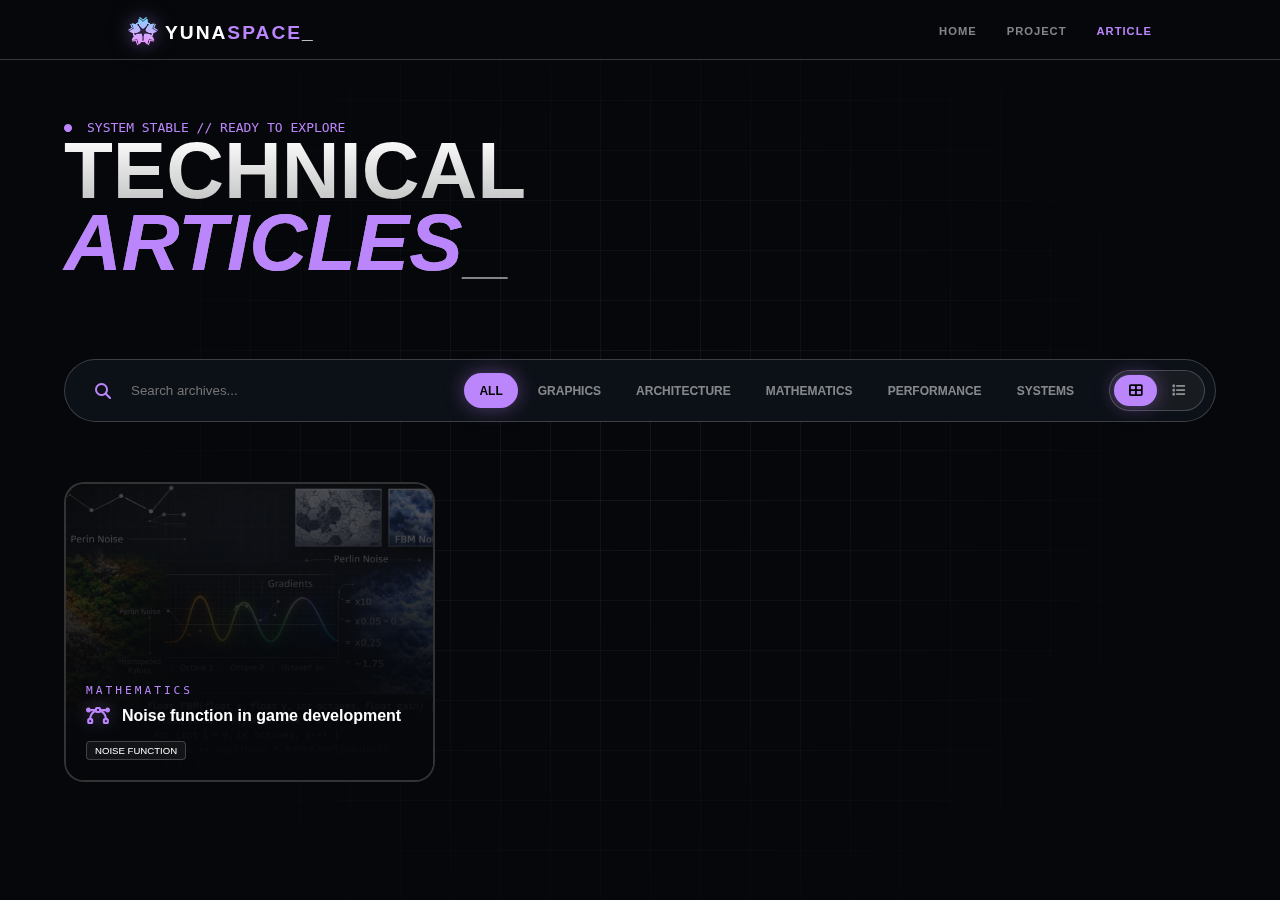
<file: article/index.html>
<!DOCTYPE html>
<html lang="en">
<head>
    <meta charset="UTF-8" />
    <meta name="viewport" content="width=device-width, initial-scale=1.0" />
    <title>YunaSpace | Article</title>
    <link rel="icon" type="image/png" href="../home/image/logo.png" />
    <link rel="stylesheet" href="https://cdnjs.cloudflare.com/ajax/libs/font-awesome/6.4.0/css/all.min.css">

    <style>
        :root {
            --bg: #05070a;
            --accent: #bb86fc;
            --accent-glow: rgba(187, 134, 252, 0.4);
            --text: #ffffff;
            --muted: rgba(255, 255, 255, 0.5);
            --card-bg: rgba(15, 20, 28, 0.7);
            --border: rgba(255, 255, 255, 0.2);
        }

        * { box-sizing: border-box; margin: 0; padding: 0; }

        body {
            font-family: 'Segoe UI', Roboto, Helvetica, Arial, sans-serif;
            background: var(--bg);
            color: var(--text);
            overflow-x: hidden;
            min-height: 100vh;
        }

        body::before {
            content: "";
            position: fixed;
            top: 0; left: 0; width: 100%; height: 100%;
            background-image: linear-gradient(var(--border) 1px, transparent 1px), linear-gradient(90deg, var(--border) 1px, transparent 1px);
            background-size: 50px 50px;
            mask-image: radial-gradient(circle at 50% 50%, black, transparent 80%);
            z-index: -1;
            opacity: 0.3;
        }

        .container { max-width: 1300px; margin: 0 auto; padding: 100px 5% 60px 5%; }

        /* NAV STYLES */
        .navigator {
            position: fixed; top: 0; width: 100%; height: 70px;
            background: rgba(5, 7, 10, 0.8); backdrop-filter: blur(20px);
            border-bottom: 1px solid var(--border);
            display: flex; justify-content: space-between; align-items: center;
            padding: 0 10%; z-index: 1000;
        }
        .navigation-bar {
            position: fixed;
            top: 0;
            width: 100%;
            height: 60px;
            background: rgba(5, 7, 10, 0.8);
            backdrop-filter: blur(20px);
            border-bottom: 1px solid var(--border);
            display: flex;
            justify-content: space-between;
            align-items: center;
            padding: 0 10%;
            z-index: 1000;
            transition: 0.3s;
        }

            .navigation-bar.scrolled {
                height: 50px;
                border-bottom: 1px solid var(--accent);
            }

        .navigation-logo {
            font-weight: 900;
            font-size: 1.2rem;
            color: var(--text);
            letter-spacing: 2px;
            text-transform: uppercase;
        }

            .navigation-logo span {
                color: var(--accent);
            }

        .logo-image {
            height: 30px;
            width: 30px;
            object-fit: contain;
            filter: drop-shadow(0 0 10px rgba(187, 134, 252, 0.5));
            margin-bottom: -7.5px;
        }

        .navigation-link {
            display: flex;
            list-style: none;
            gap: 30px;
        }

            .navigation-link > * > .selected {
                color: var(--accent);
            }

            .navigation-link a {
                color: var(--muted);
                font-size: 0.7rem;
                font-weight: 700;
                text-transform: uppercase;
                letter-spacing: 1px;
                transition: 0.3s;
                text-decoration: none;
            }

                .navigation-link a:hover {
                    color: var(--accent);
                    text-shadow: 0 0 30px var(--accent);
                }

        /* HEADER */
        .header-box { margin-bottom: 80px; }
        .header-box h1 {
            font-size: clamp(3rem, 8vw, 5rem); font-weight: 900; text-transform: uppercase;
            line-height: 0.9; background: linear-gradient(180deg, #fff 0%, var(--muted) 100%);
            -webkit-background-clip: text; -webkit-text-fill-color: transparent;
        }
        .header-box span { -webkit-text-fill-color: var(--accent); font-style: italic; }
        .status-line { display: flex; align-items: center; gap: 15px; margin-top: 20px; font-family: monospace; color: var(--accent); }

        /* TOOLBAR */
        .toolbar {
            display: flex; justify-content: space-between; align-items: center;
            background: var(--card-bg); backdrop-filter: blur(20px);
            border: 1px solid var(--border); padding: 10px 10px 10px 30px;
            border-radius: 100px; margin-bottom: 60px;
        }
        .search-wrapper { flex: 1; display: flex; align-items: center; }
        .search-wrapper input { background: transparent; border: none; color: white; padding: 10px; width: 80%; outline: none; }
        .tabs { display: flex; gap: 5px; }
        .tab {
            height: 35px;
            padding: 0 15px 0 15px; border-radius: 100px; border: none; background: transparent;
            color: var(--muted); font-weight: 700; text-transform: uppercase; font-size: 0.75rem; cursor: pointer;
            transition: all 0.25s ease-out;
        }
        .tab.active { background: var(--accent); color: #000; box-shadow: 0 0 20px var(--accent-glow); }

        .view-toggle-group { display: flex; background: rgba(255, 255, 255, 0.05); padding: 4px; border-radius: 100px; margin-left: 20px; border: 1px solid var(--border); }
        .view-btn {
            padding: 8px 15px;
            border-radius: 100px;
            border: none;
            background: transparent;
            color: var(--muted);
            cursor: pointer;
            transition: all 0.25s ease-out;
        }
            .view-btn.active {
                background: var(--accent);
                color: #000;
                box-shadow: 0 0 20px var(--accent-glow);
            }

        /* GRID & CARDS */
        .project-grid { display: grid; grid-template-columns: repeat(auto-fill, minmax(300px, 1fr)); gap: 20px; }
        .card-link { text-decoration: none; color: inherit; display: block; }
        .card {
            position: relative;
            height: 300px;
            border-radius: 20px;
            overflow: hidden;
            background: #000;
            border: 2px solid var(--border);
            transition: all 0.5s cubic-bezier(0.23, 1, 0.32, 1);
        }
            .card:hover {
                border-color: var(--accent);
                transform: scale(1.02);
                box-shadow: 0 0 30px var(--accent-glow);
            }

                .card:hover .card-image {
                    transform: scale(1.1);
                    opacity: 0.6;
                }
        .card-image {
            position: absolute; inset: 0; background-image: var(--thumb);
            background-size: cover; background-position: center; opacity: 0.4; transition: 0.25s ease-out;
        }
        .card-overlay {
            position: absolute;
            inset: 0;
            background: linear-gradient(to bottom, rgba(5, 7, 10, 0.1) 0%, rgba(5, 7, 10, 0.8) 60%, rgba(5, 7, 10, 1) 100% );
            z-index: 1;
        }
        .card-content {
            position: absolute;
            bottom: 0;
            width: 100%;
            padding: 20px; /* Reduced padding */
            z-index: 2;
        }
        .card-category { font-family: monospace; color: var(--accent); letter-spacing: 3px; font-size: 0.7rem; margin-bottom: 10px; display: block; }
        .card-title {
            font-size: 1rem; /* Slightly smaller for 300px scale */
        }
        .card-description {
            color: var(--muted);
            font-size: 0.85rem;
            margin-bottom: 15px;
            display: -webkit-box;
            -webkit-line-clamp: 2; /* Limits description to 2 lines */
            -webkit-box-orient: vertical;
            overflow: hidden;
        }

        /* KEYWORD LINE LOGIC */
        .tech-tags {
            display: flex;
            gap: 6px;
            flex-wrap: nowrap; /* Force one line */
            overflow: hidden;
            position: relative;
        }

        .tag {
            background: rgba(255, 255, 255, 0.05);
            border: 1px solid var(--border);
            padding: 3px 8px;
            border-radius: 4px;
            font-size: 0.6rem;
            text-transform: uppercase;
            white-space: nowrap; /* Prevent tag text from wrapping */
            flex-shrink: 0; /* Keep tags their original size */
        }

        /* LIST MODE */
        .project-grid.list-mode { grid-template-columns: 1fr; }
        .project-grid.list-mode .card { height: 150px; display: flex; flex-direction: row; }
        .project-grid.list-mode .card-image { width: 250px; position: relative; opacity: 0.6; }
        .project-grid.list-mode .card-overlay { background: linear-gradient(90deg, transparent 0%, var(--bg) 80%); }
        .project-grid.list-mode .card-content { position: relative; flex: 1; display: flex; flex-direction: column; justify-content: center; padding: 0 40px; }
        .project-grid.list-mode .card-description { -webkit-line-clamp: 1; display: -webkit-box; -webkit-box-orient: vertical; overflow: hidden; }

        .hidden { display: none !important; }
        @keyframes pulse { 0% { opacity: 1; } 50% { opacity: 0.3; } 100% { opacity: 1; } }

        /* Container for Icon + Title */
        .title-wrapper {
            display: flex;
            align-items: center;
            gap: 12px;
            margin-bottom: 15px;
        }

        .title-icon {
            color: var(--accent);
            font-size: 1.2rem;
            filter: drop-shadow(0 0 8px var(--accent-glow));
        }

        /* Updated Tag Fade Effect */
        .tech-tags::after {
            content: "";
            position: absolute;
            right: 0;
            top: 0;
            height: 100%;
            width: 40px;
            background: linear-gradient(to right, transparent, rgba(5, 7, 10, 1));
            pointer-events: none;
        }
    </style>
</head>
<body>
    <nav id="navigation-bar" class="navigation-bar">
        <div class="navigation-logo">
            <img src="../home/image/logo.png" class="logo-image">
            YUNA<span>SPACE</span>_
        </div>
        <ul class="navigation-link">
            <li><a href="../home/">Home</a></li>
            <li><a href="../project/">Project</a></li>
            <li><a href="" class="selected">Article</a></li>
        </ul>
    </nav>

    <div class="container">
        <header class="header-box">
            <div class="status-line"><i class="fas fa-circle" style="font-size: 8px; animation: pulse 2s infinite;"></i> SYSTEM STABLE // READY TO EXPLORE</div>
            <h1>TECHNICAL<br><span>ARTICLES</span>_</h1>
        </header>

        <nav class="toolbar">
            <div class="search-wrapper">
                <i class="fas fa-search" style="color: var(--accent); margin-right: 10px;"></i>
                <input type="text" id="searchInput" placeholder="Search archives..." onkeyup="handleSearch()">
            </div>
            <div class="tabs">
                <button class="tab active" onclick="filterType('all', this)">All</button>
                <button class="tab" onclick="filterType('graphics', this)">Graphics</button>
                <button class="tab" onclick="filterType('architecture', this)">Architecture</button>
                <button class="tab" onclick="filterType('mathematics', this)">Mathematics</button>
                <button class="tab" onclick="filterType('performance', this)">Performance</button>
                <button class="tab" onclick="filterType('systems', this)">Systems</button>
            </div>
            <div class="view-toggle-group">
                <button class="view-btn active" id="gridBtn" onclick="toggleView('grid')"><i class="fas fa-th-large"></i></button>
                <button class="view-btn" id="listBtn" onclick="toggleView('list')"><i class="fas fa-list"></i></button>
            </div>
        </nav>

        <main class="project-grid" id="projectGrid">
        </main>
    </div>

    <script>
        const projectRegistry = [
            ['mathematics', 'noise-function-in-game-development'],
        ];

        async function loadProjects() {
            const grid = document.getElementById('projectGrid');
            grid.innerHTML = ""; // Clear

            const promises = projectRegistry.map(async ([type, folder]) => {
                try {
                    const response = await fetch(`./record/${type}/${folder}/card.json`);
                    if (!response.ok) return null;
                    const data = await response.json();
                    return { type, folder, data };
                } catch (e) {
                    console.error(`Could not load project: ${folder}`, e);
                    return null;
                }
            });

            const results = (await Promise.all(promises)).filter(p => p !== null);
            renderCards(results);
        }

        function renderCards(projects) {
            const grid = document.getElementById('projectGrid');

            // Define your icons here
            const iconMap = {
                'graphics': 'fa-compass-drafting',
                'architecture': 'fa-laptop-code',
                'mathematics': 'fa-bezier-curve',
                'performance': 'fa-bolt',
                'systems': 'fa-network-wired',
            };

            grid.innerHTML = projects.map(p => {
                const thumb = `./record/${p.type}/${p.folder}/image/thumbnail.png`;
                const docLink = `documentation/?t=${p.type}&p=${p.folder}`;
                const iconClass = iconMap[p.type] || 'fa-cube'; // Fallback icon

                return `
                <a href="${docLink}" class="card-link" data-type="${p.type}" data-name="${p.data.name}">
                    <div class="card">
                        <div class="card-image" style="--thumb: url('${thumb}')"></div>
                        <div class="card-overlay"></div>
                        <div class="card-content">
                            <span class="card-category">${p.data.category.toUpperCase()}</span>

                            <div class="title-wrapper">
                                <i class="fas ${iconClass} title-icon"></i>
                                <h3 class="card-title">${p.data.name}</h3>
                            </div>

                            <div class="tech-tags">
                                ${p.data.keywords.map(k => `<span class="tag">${k}</span>`).join('')}
                            </div>
                        </div>
                    </div>
                </a>
            `;
            }).join('');
        }

        function filterType(type, btn) {
            document.querySelectorAll('.tab').forEach(t => t.classList.remove('active'));
            btn.classList.add('active');

            document.querySelectorAll('.card-link').forEach(card => {
                const match = (type === 'all' || card.dataset.type === type);
                card.classList.toggle('hidden', !match);
            });
        }

        function handleSearch() {
            const query = document.getElementById('searchInput').value.toLowerCase();
            document.querySelectorAll('.card-link').forEach(card => {
                const name = card.dataset.name.toLowerCase();
                card.classList.toggle('hidden', !name.includes(query));
            });
        }

        function toggleView(view) {
            const grid = document.getElementById('projectGrid');
            const isList = view === 'list';
            grid.classList.toggle('list-mode', isList);
            document.getElementById('gridBtn').classList.toggle('active', !isList);
            document.getElementById('listBtn').classList.toggle('active', isList);
        }

        window.addEventListener('scroll', () => {
            const nav = document.getElementById('navigation-bar');
            window.scrollY > 50 ? nav.classList.add('scrolled') : nav.classList.remove('scrolled');
        });

        window.onload = loadProjects;
    </script>
</body>
</html>
</file>
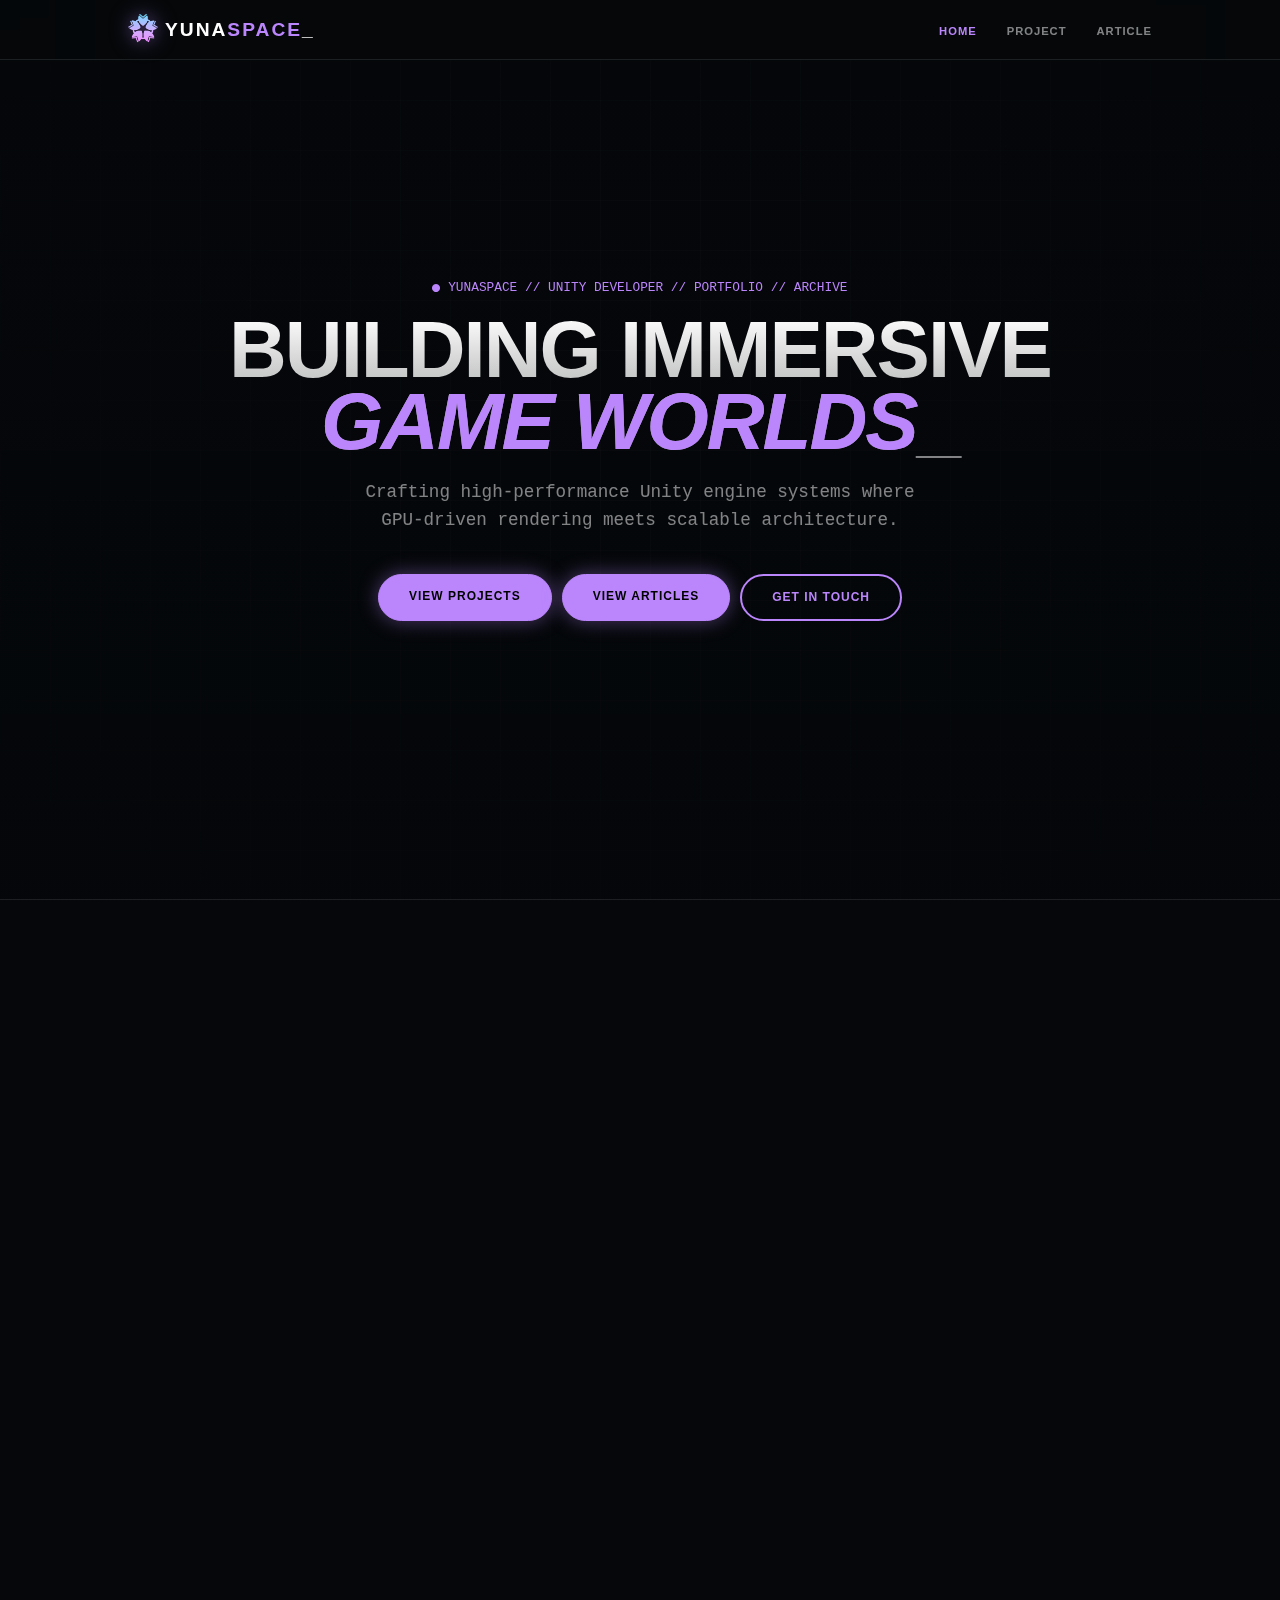
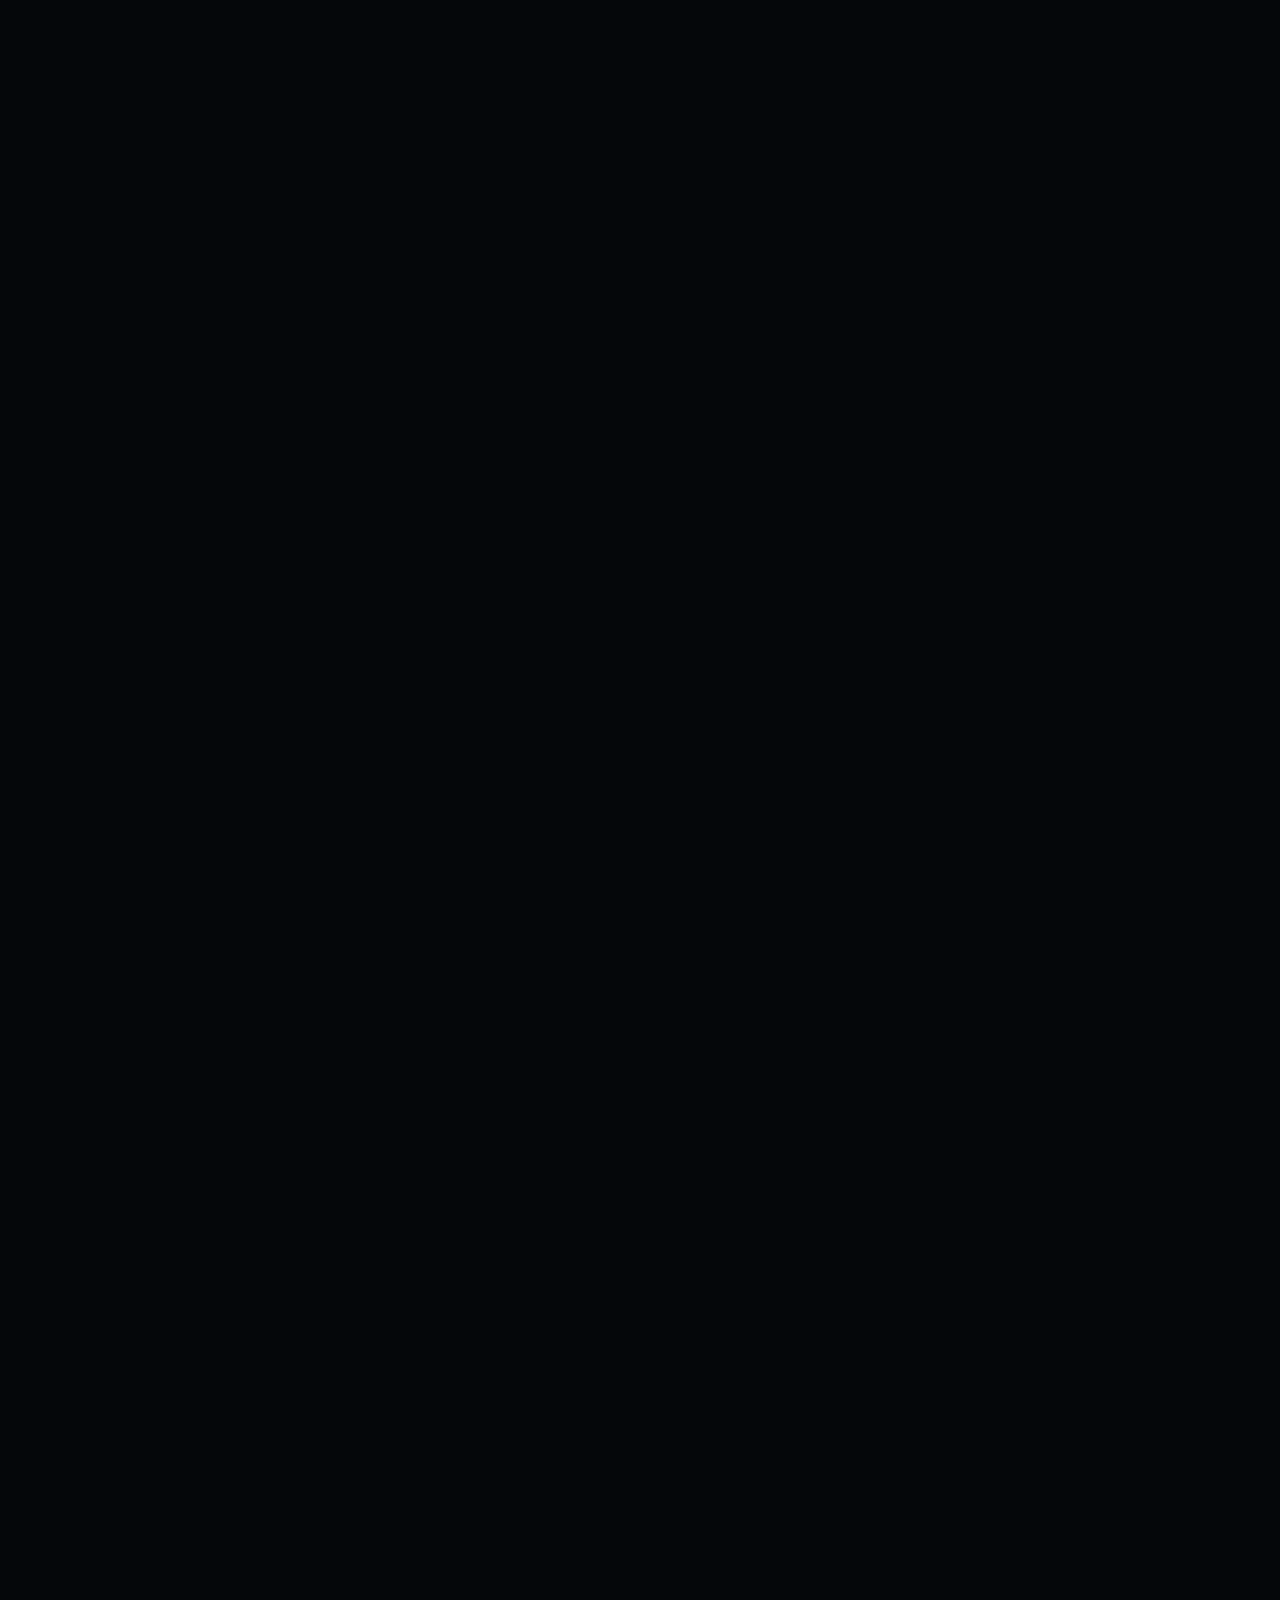
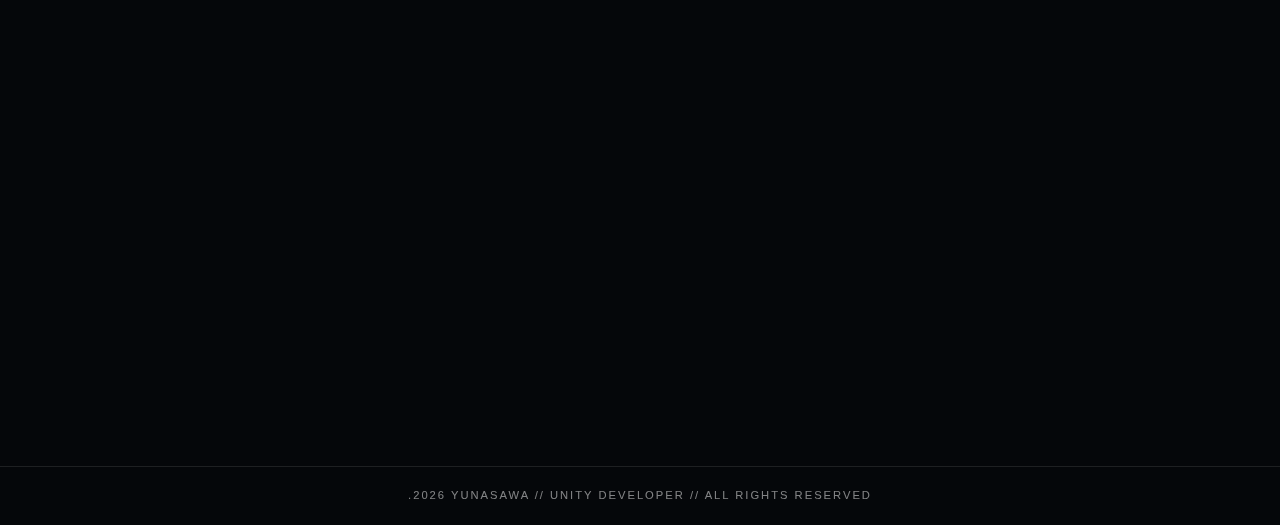
<file: home/index.html>
<!DOCTYPE html>
<html lang="en">
<head>
    <meta charset="UTF-8" />
    <meta name="viewport" content="width=device-width, initial-scale=1.0" />
    <title>YunaSpace</title>
    <link rel="stylesheet" href="https://cdnjs.cloudflare.com/ajax/libs/font-awesome/6.4.0/css/all.min.css">
    <link rel="stylesheet" href="style/global-style.css">
    <link rel="stylesheet" href="style/navigation-bar.css">
    <link rel="stylesheet" href="style/banner-field.css">
    <link rel="stylesheet" href="style/expertise-board.css">
    <link rel="stylesheet" href="style/project-card.css">
    <link rel="stylesheet" href="style/article-card.css">
    <link rel="stylesheet" href="style/contact-field.css">
</head>
<body>
    <nav id="navigation-bar" class="navigation-bar">
        <div class="navigation-logo">
            <img src="image/logo.png" class="logo-image">
            YUNA<span>SPACE</span>_
        </div>
        <ul class="navigation-link">
            <li><a class="selected">Home</a></li>
            <li><a href="../project/">Project</a></li>
            <li><a href="../article/">Article</a></li>
        </ul>
    </nav>

    <section class="banner-field visible" id="home">
        <div class="banner-content">
            <div style="font-family: monospace; color: var(--accent); font-size: 0.8rem; margin-bottom: 15px;">
                <i class="fas fa-circle" style="font-size: 8px; animation: pulse 2s infinite;"></i> YUNASPACE // UNITY DEVELOPER // PORTFOLIO // ARCHIVE
            </div>
            <h1>Building Immersive<br><span>Game Worlds</span>_</h1>
            <p>Crafting high-performance Unity engine systems where GPU-driven rendering meets scalable architecture.</p>
            <div class="banner-button">
                <a href="#projects" class="button button-primary">View Projects</a>
                <a href="#articles" class="button button-primary">View Articles</a>
                <a href="#contact" class="button button-secondary">Get In Touch</a>
            </div>
        </div>
    </section>

    <section id="skills">
        <h2 id="skills-title"></h2>
        <div class="expertise-board" id="skills-board"></div>
    </section>

    <section id="projects">
        <div class="section-header">
            <h2>Typical Projects</h2>
            <a href="/project" class="button button-secondary button-small">
                View All Projects
            </a>
        </div>

        <div class="projects-slider-container">
            <div class="projects-clip-shield">
                <div class="projects-wrapper" id="projectWrapper"></div>
            </div>
        </div>

        <div class="slider-dots" id="sliderDots"></div>
    </section>

    <section id="articles">
        <div class="section-header">
            <h2>Typical Articles</h2>
            <a href="#all-articles" class="button button-secondary button-small">
                Read All Articles
            </a>
        </div>

        <div class="articles-slider-container">
            <div class="articles-wrapper" id="articleWrapper"></div>
        </div>

        <div class="slider-dots" id="articleDots">
            <div class="article-dot active" onclick="goToArticleSlide(0)"></div>
            <div class="article-dot" onclick="goToArticleSlide(1)"></div>
        </div>
    </section>

    <section id="contact" class="contact">
        <h2>Contact</h2>
        <div class="contact-actions">
            <a href="mailto:yunasawa200@gmail.com" class="email-box">
                yunasawa200@gmail.com
            </a>

            <a href="https://github.com/Yunasawa" target="_blank" class="github-contact-btn" title="GitHub Profile">
                <i class="fab fa-github"></i>
            </a>
        </div>
    </section>

    <footer>
        <p>.2026 YUNASAWA // Unity Developer // All Rights Reserved</p>
    </footer>

    <script src="script/expertise-generator.js"></script>
    <script src="script/project-generator.js"></script>
    <script src="script/article-generator.js"></script>
    <script src="script/slide-animator.js"></script>
</body>
</html>
</file>
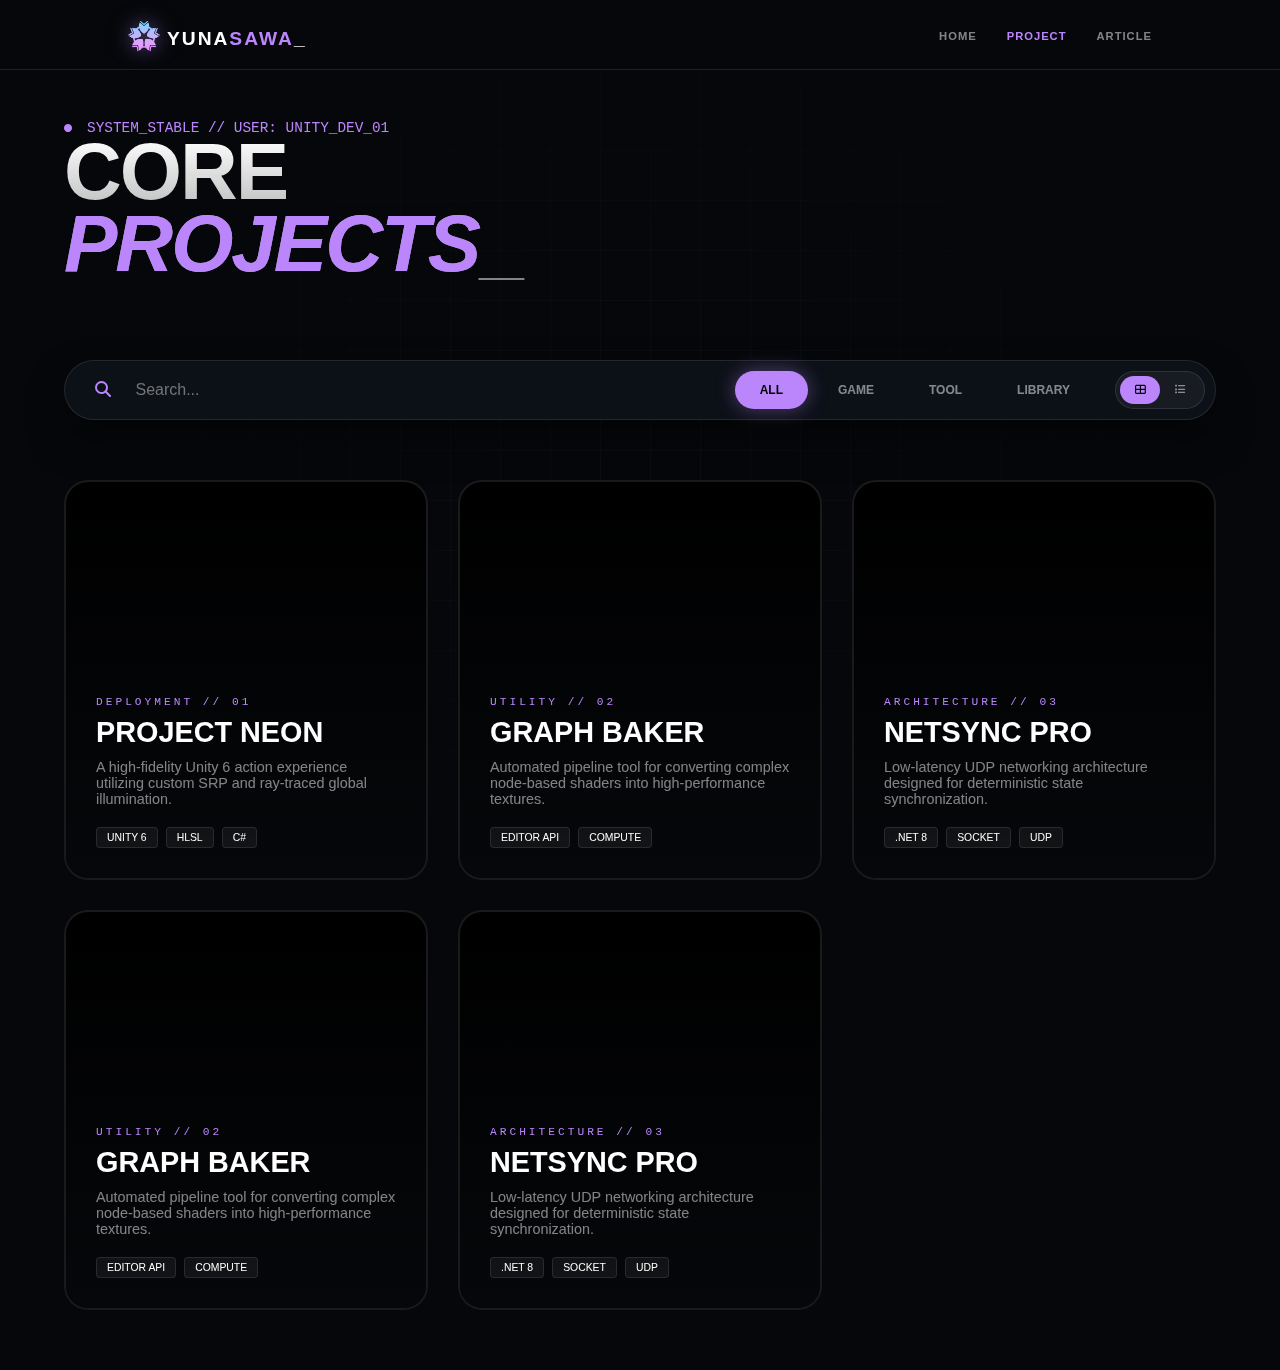
<file: project/index.html>
<!DOCTYPE html>
<html lang="en">
<head>
    <meta charset="UTF-8" />
    <meta name="viewport" content="width=device-width, initial-scale=1.0" />
    <title>TERMINAL // COMMANDANT_PORTFOLIO</title>
    <link rel="stylesheet" href="https://cdnjs.cloudflare.com/ajax/libs/font-awesome/6.4.0/css/all.min.css">

    <style>
        :root {
            --bg: #05070a;
            --accent: #bb86fc;
            --accent-glow: rgba(187, 134, 252, 0.4);
            --text: #ffffff;
            --muted: rgba(255, 255, 255, 0.5);
            --card-bg: rgba(15, 20, 28, 0.7);
            --border: rgba(255, 255, 255, 0.1);
        }

        * {
            box-sizing: border-box;
            margin: 0;
            padding: 0;
        }

        /* VIEW TOGGLE GROUPED AS TABS */
        .view-toggle-group {
            display: flex;
            background: rgba(255, 255, 255, 0.05);
            padding: 4px;
            border-radius: 100px;
            margin-left: 20px;
            border: 1px solid var(--border);
        }

        .view-btn {
            padding: 8px 15px;
            border-radius: 100px;
            border: none;
            background: transparent;
            color: var(--muted);
            font-weight: 700;
            text-transform: uppercase;
            font-size: 0.65rem;
            cursor: pointer;
            transition: 0.3s;
        }

            .view-btn.active {
                background: var(--accent);
                color: #000;
            }

        /* DISABLE ANIMATION ON VIEW SWITCH */
        /* This ensures the image doesn't "pop" or scale when toggling list/grid */
        .project-grid.switching .card,
        .project-grid.switching .card-image {
            transition: none !important;
        }

        /* LIST MODE RE-LAYOUT */
        .project-grid.list-mode {
            grid-template-columns: 1fr;
        }

            .project-grid.list-mode .card {
                height: 120px; /* Slimmer height for list */
                display: flex;
                flex-direction: row;
                align-items: center;
            }

            .project-grid.list-mode .card-image {
                width: 200px;
                height: 100%;
                position: relative;
                opacity: 0.5;
                flex-shrink: 0;
            }

            .project-grid.list-mode .card-overlay {
                background: linear-gradient(90deg, transparent 0%, var(--bg) 60%);
            }

            .project-grid.list-mode .card-content {
                position: relative;
                padding: 0 30px;
                bottom: auto;
                width: 100%;
            }

            .project-grid.list-mode .card-description {
                margin-bottom: 5px;
                display: -webkit-box;
                -webkit-line-clamp: 1;
                -webkit-box-orient: vertical;
                overflow: hidden;
            }

        .view-toggle {
            display: flex;
            gap: 15px;
            margin-left: 20px;
            padding-right: 10px;
            border-left: 1px solid var(--border);
            padding-left: 20px;
        }

            .view-toggle label {
                font-size: 0.75rem;
                color: var(--muted);
                display: flex;
                align-items: center;
                gap: 5px;
                cursor: pointer;
                transition: 0.3s;
            }

            .view-toggle input[type="radio"] {
                accent-color: var(--accent);
            }

            .view-toggle label:hover {
                color: var(--accent);
            }

        /* LIST MODE LAYOUT */
        .project-grid.list-mode {
            grid-template-columns: 1fr; /* 1 project per line */
        }

            .project-grid.list-mode .card {
                height: 150px; /* Shorter height */
                display: flex;
                flex-direction: row;
            }

            .project-grid.list-mode .card-image {
                width: 250px;
                height: 100%;
                position: relative;
                opacity: 0.6;
            }

            .project-grid.list-mode .card-overlay {
                background: linear-gradient(90deg, rgba(5,7,10,0) 0%, rgba(5,7,10,1) 80%);
            }

            .project-grid.list-mode .card-content {
                position: relative;
                bottom: auto;
                left: auto;
                width: auto;
                flex: 1;
                display: flex;
                flex-direction: column;
                justify-content: center;
                padding: 0 40px;
            }

            .project-grid.list-mode .card-description {
                margin-bottom: 8px;
                display: -webkit-box;
                -webkit-line-clamp: 1;
                -webkit-box-orient: vertical;
                overflow: hidden;
            }

        @media (max-width: 768px) {
            .project-grid.list-mode .card-image {
                width: 120px;
            }

            .project-grid.list-mode .card-content {
                padding: 0 20px;
            }
        }

        body {
            font-family: 'Segoe UI', Roboto, Helvetica, Arial, sans-serif;
            background: var(--bg);
            color: var(--text);
            overflow-x: hidden;
            min-height: 100vh;
        }

            body::before {
                content: "";
                position: fixed;
                top: 0;
                left: 0;
                width: 100%;
                height: 100%;
                background-image: linear-gradient(var(--border) 1px, transparent 1px), linear-gradient(90deg, var(--border) 1px, transparent 1px);
                background-size: 50px 50px;
                mask-image: radial-gradient(circle at 50% 50%, black, transparent 80%);
                z-index: -1;
                opacity: 0.3;
            }

        .container {
            max-width: 1300px;
            margin: 0 auto;
            padding: 100px 5% 60px 5%;
        }

        .header-box {
            margin-bottom: 80px;
            position: relative;
        }

            .header-box h1 {
                font-size: clamp(3rem, 8vw, 5rem);
                font-weight: 900;
                text-transform: uppercase;
                letter-spacing: -2px;
                line-height: 0.9;
                background: linear-gradient(180deg, #fff 0%, var(--muted) 100%);
                -webkit-background-clip: text;
                -webkit-text-fill-color: transparent;
            }

            .header-box span {
                color: var(--accent);
                -webkit-text-fill-color: var(--accent);
                font-style: italic;
            }

        .status-line {
            display: flex;
            align-items: center;
            gap: 15px;
            margin-top: 20px;
            font-family: monospace;
            font-size: 0.9rem;
            color: var(--accent);
        }

        .toolbar {
            display: flex;
            justify-content: space-between;
            align-items: center;
            background: var(--card-bg);
            backdrop-filter: blur(20px);
            border: 1px solid var(--border);
            padding: 10px 10px 10px 30px;
            border-radius: 100px;
            margin-bottom: 60px;
            box-shadow: 0 20px 40px rgba(0,0,0,0.4);
        }

        .search-wrapper {
            position: relative;
            flex: 1;
        }

            .search-wrapper input {
                background: transparent;
                border: none;
                color: white;
                padding: 10px;
                width: 80%;
                outline: none;
                font-size: 1rem;
            }

        .tabs {
            display: flex;
            gap: 5px;
        }

        .tab {
            padding: 12px 25px;
            border-radius: 100px;
            border: none;
            background: transparent;
            color: var(--muted);
            font-weight: 700;
            text-transform: uppercase;
            font-size: 0.75rem;
            transition: 0.4s cubic-bezier(0.23, 1, 0.32, 1);
        }

            .tab.active {
                background: var(--accent);
                color: #000;
                box-shadow: 0 0 20px var(--accent-glow);
            }

        /* MODIFIED: Smaller grid min-width */
        .project-grid {
            display: grid;
            grid-template-columns: repeat(auto-fill, minmax(320px, 1fr));
            gap: 30px;
        }

        /* MODIFIED: Smaller height */
        .card {
            position: relative;
            height: 400px;
            border-radius: 24px;
            overflow: hidden;
            background: #000;
            border: 2px solid var(--border);
            transition: all 0.5s cubic-bezier(0.23, 1, 0.32, 1);
        }

        .card-image {
            position: absolute;
            top: 0;
            left: 0;
            width: 100%;
            height: 100%;
            background-image: var(--thumb);
            background-size: cover;
            background-position: center;
            transition: transform 0.8s ease;
            opacity: 0.4; /* Slightly dimmer for better text readability */
        }

        .card-overlay {
            position: absolute;
            inset: 0;
            background: linear-gradient(to bottom, transparent 0%, rgba(5, 7, 10, 0.98) 95%);
            z-index: 1;
        }

        .card:hover {
            border-color: var(--accent);
            transform: scale(1.02);
            box-shadow: 0 0 40px rgba(187, 134, 252, 0.2);
        }

            .card:hover .card-image {
                transform: scale(1.1);
                opacity: 0.6;
            }

        .card-content {
            position: absolute;
            bottom: 0;
            left: 0;
            width: 100%;
            padding: 30px;
            z-index: 2;
        }

        .card-category {
            font-family: monospace;
            color: var(--accent);
            text-transform: uppercase;
            letter-spacing: 3px;
            font-size: 0.7rem;
            margin-bottom: 10px;
            display: block;
        }

        .card-title {
            font-size: 1.8rem; /* Scaled down title for smaller card */
            font-weight: 800;
            margin-bottom: 12px;
            line-height: 1;
        }

        /* MODIFIED: Always visible */
        .card-description {
            color: var(--muted);
            font-size: 0.9rem;
            max-width: 100%;
            margin-bottom: 20px;
            opacity: 1;
            transform: none;
        }

        .tech-tags {
            display: flex;
            gap: 8px;
            flex-wrap: wrap;
        }

        .tag {
            background: rgba(255, 255, 255, 0.05);
            border: 1px solid var(--border);
            padding: 4px 10px;
            border-radius: 4px;
            font-size: 0.65rem;
            text-transform: uppercase;
            backdrop-filter: blur(5px);
        }

        .card::before {
            content: "";
            position: absolute;
            top: 20px;
            right: 20px;
            width: 30px;
            height: 30px;
            border-top: 2px solid var(--accent);
            border-right: 2px solid var(--accent);
            opacity: 0;
            transition: 0.3s;
            z-index: 3;
        }

        .card:hover::before {
            opacity: 1;
            transform: translate(-5px, 5px);
        }

        .hidden {
            display: none !important;
        }

        @media (max-width: 768px) {
            .project-grid {
                grid-template-columns: 1fr;
            }

            .toolbar {
                border-radius: 20px;
                flex-direction: column;
                padding: 20px;
            }

            .tabs {
                width: 100%;
                overflow-x: auto;
                margin-top: 15px;
            }
        }
    </style>
    <style>
        .navigator {
            position: fixed;
            top: 0;
            width: 100%;
            height: 70px;
            background: rgba(5, 7, 10, 0.8);
            backdrop-filter: blur(20px);
            border-bottom: 1px solid var(--border);
            display: flex;
            justify-content: space-between;
            align-items: center;
            padding: 0 10%;
            z-index: 1000;
            transition: 0.3s;
        }

            .navigator.scrolled {
                height: 60px;
                border-bottom: 1px solid var(--accent);
            }

        .nav-logo {
            font-weight: 900;
            font-size: 1.2rem;
            color: var(--text);
            letter-spacing: 2px;
            text-transform: uppercase;
        }

            .nav-logo span {
                color: var(--accent);
            }

        .logo-img {
            height: 32px; /* Adjust size to match your nav height */
            width: 32px; /* Keep it square */
            object-fit: contain;
            filter: drop-shadow(0 0 10px rgba(187, 134, 252, 0.5));
            margin-bottom: -7.5px;
        }

        .nav-links {
            display: flex;
            list-style: none;
            gap: 30px;
        }

            .nav-links > * > .selected {
                color: var(--accent);
            }

            .nav-links a {
                color: var(--muted);
                font-size: 0.7rem;
                font-weight: 700;
                text-transform: uppercase;
                letter-spacing: 1px;
                transition: 0.3s;
                text-decoration: none;
            }

                .nav-links a:hover {
                    color: var(--accent);
                    text-shadow: 0 0 30px var(--accent);
                }
        .card-link {
            text-decoration: none;
            color: inherit;
            display: block;
        }

    </style>
</head>
<body>
    <nav id="navbar" class="navigator">
        <div class="nav-logo">
            <img src="../home/sources/logo.png" class="logo-img">
            YUNA<span>SAWA</span>_
        </div>
        <ul class="nav-links">
            <li><a href="../home/">Home</a></li>
            <li><a class="selected"">Project</a></li>
            <li><a href="../article/">Article</a></li>
        </ul>
    </nav>

    <div class="container">
        <header class="header-box">
            <div class="status-line">
                <i class="fas fa-circle" style="font-size: 8px; animation: pulse 2s infinite;"></i>
                SYSTEM_STABLE // USER: UNITY_DEV_01
            </div>
            <h1>CORE<br><span>PROJECTS</span>_</h1>
        </header>

        <nav class="toolbar">
            <div class="search-wrapper">
                <i class="fas fa-search" style="color: var(--accent); margin-right: 10px;"></i>
                <input type="text" id="searchInput" placeholder="Search..." onkeyup="handleSearch()">
            </div>

            <div class="tabs">
                <button class="tab active" onclick="filterType('all', this)">All</button>
                <button class="tab" onclick="filterType('games', this)">Game</button>
                <button class="tab" onclick="filterType('tools', this)">Tool</button>
                <button class="tab" onclick="filterType('libs', this)">Library</button>
            </div>

            <div class="view-toggle-group">
                <button class="view-btn active" id="gridBtn" onclick="toggleView('grid')">
                    <i class="fas fa-th-large"></i>
                </button>
                <button class="view-btn" id="listBtn" onclick="toggleView('list')">
                    <i class="fas fa-list"></i>
                </button>
            </div>
        </nav>

        <main class="project-grid" id="projectGrid">

            <a href="test/" class="card-link">
                <div class="card" data-type="games" data-name="Project Neon">
                    <div class="card-image" style="--thumb: url('https://images.unsplash.com/photo-1605810230434-7631ac76ec81?q=80&w=1200');"></div>
                    <div class="card-overlay"></div>
                    <div class="card-content">
                        <span class="card-category">Deployment // 01</span>
                        <h3 class="card-title">PROJECT NEON</h3>
                        <p class="card-description">A high-fidelity Unity 6 action experience utilizing custom SRP and ray-traced global illumination.</p>
                        <div class="tech-tags">
                            <span class="tag">Unity 6</span>
                            <span class="tag">HLSL</span>
                            <span class="tag">C#</span>
                        </div>
                    </div>
                </div>
            </a>

            <div class="card" data-type="tools" data-name="Graph Baker">
                <div class="card-image" style="--thumb: url('https://images.unsplash.com/photo-1550751827-4bd374c3f58b?q=80&w=1200');"></div>
                <div class="card-overlay"></div>
                <div class="card-content">
                    <span class="card-category">Utility // 02</span>
                    <h3 class="card-title">GRAPH BAKER</h3>
                    <p class="card-description">Automated pipeline tool for converting complex node-based shaders into high-performance textures.</p>
                    <div class="tech-tags">
                        <span class="tag">Editor API</span>
                        <span class="tag">Compute</span>
                    </div>
                </div>
            </div>

            <div class="card" data-type="libs" data-name="NetSync Pro">
                <div class="card-image" style="--thumb: url('https://images.unsplash.com/photo-1451187580459-43490279c0fa?q=80&w=1200');"></div>
                <div class="card-overlay"></div>
                <div class="card-content">
                    <span class="card-category">Architecture // 03</span>
                    <h3 class="card-title">NETSYNC PRO</h3>
                    <p class="card-description">Low-latency UDP networking architecture designed for deterministic state synchronization.</p>
                    <div class="tech-tags">
                        <span class="tag">.NET 8</span>
                        <span class="tag">Socket</span>
                        <span class="tag">UDP</span>
                    </div>
                </div>
            </div>

            <div class="card" data-type="tools" data-name="Graph Baker">
                <div class="card-image" style="--thumb: url('https://images.unsplash.com/photo-1550751827-4bd374c3f58b?q=80&w=1200');"></div>
                <div class="card-overlay"></div>
                <div class="card-content">
                    <span class="card-category">Utility // 02</span>
                    <h3 class="card-title">GRAPH BAKER</h3>
                    <p class="card-description">Automated pipeline tool for converting complex node-based shaders into high-performance textures.</p>
                    <div class="tech-tags">
                        <span class="tag">Editor API</span>
                        <span class="tag">Compute</span>
                    </div>
                </div>
            </div>

            <div class="card" data-type="libs" data-name="NetSync Pro">
                <div class="card-image" style="--thumb: url('https://images.unsplash.com/photo-1451187580459-43490279c0fa?q=80&w=1200');"></div>
                <div class="card-overlay"></div>
                <div class="card-content">
                    <span class="card-category">Architecture // 03</span>
                    <h3 class="card-title">NETSYNC PRO</h3>
                    <p class="card-description">Low-latency UDP networking architecture designed for deterministic state synchronization.</p>
                    <div class="tech-tags">
                        <span class="tag">.NET 8</span>
                        <span class="tag">Socket</span>
                        <span class="tag">UDP</span>
                    </div>
                </div>
            </div>

        </main>
    </div>

    <script>
        function filterType(type, btn) {
            const cards = document.querySelectorAll('.card');
            const tabs = document.querySelectorAll('.tab');

            tabs.forEach(t => t.classList.remove('active'));
            btn.classList.add('active');

            cards.forEach(card => {
                card.style.opacity = '0';
                card.style.transform = 'translateY(20px)';

                setTimeout(() => {
                    if (type === 'all' || card.dataset.type === type) {
                        card.classList.remove('hidden');
                        setTimeout(() => {
                            card.style.opacity = '1';
                            card.style.transform = 'translateY(0)';
                        }, 50);
                    } else {
                        card.classList.add('hidden');
                    }
                }, 300);
            });
        }

        function toggleView(viewType) {
            const grid = document.getElementById('projectGrid');
            const gridBtn = document.getElementById('gridBtn');
            const listBtn = document.getElementById('listBtn');

            // Add temporary class to disable transitions during layout change
            grid.classList.add('switching');

            if (viewType === 'list') {
                grid.classList.add('list-mode');
                listBtn.classList.add('active');
                gridBtn.classList.remove('active');
            } else {
                grid.classList.remove('list-mode');
                gridBtn.classList.add('active');
                listBtn.classList.remove('active');
            }

            // Force a reflow then remove the class to allow hover animations again
            void grid.offsetWidth;
            grid.classList.remove('switching');
        }

        function filterType(type, btn) {
            const cards = document.querySelectorAll('.card');
            const tabs = document.querySelectorAll('.tab');

            tabs.forEach(t => t.classList.remove('active'));
            btn.classList.add('active');

            cards.forEach(card => {
                // Use Visibility instead of display:none during transition to prevent jump
                // or just apply the hidden class directly
                if (type === 'all' || card.dataset.type === type) {
                    card.classList.remove('hidden');
                    card.style.opacity = '1';
                    card.style.transform = 'translateY(0)';
                } else {
                    card.classList.add('hidden');
                }
            });

            // Note: If your page was jumping, it was likely due to the "300ms timeout"
            // removing all elements from the DOM, making the body height 0.
            // By removing the timeout or using a min-height on the container, we fix it.
        }

        function handleSearch() {
            const query = document.getElementById('searchInput').value.toLowerCase();
            const cards = document.querySelectorAll('.card');
            cards.forEach(card => {
                const name = card.dataset.name.toLowerCase();
                card.classList.toggle('hidden', !name.includes(query));
            });
        }

        document.addEventListener('mousemove', (e) => {
            const header = document.querySelector('.header-box');
            if (header) {
                const moveX = (e.clientX - window.innerWidth / 2) * 0.01;
                const moveY = (e.clientY - window.innerHeight / 2) * 0.01;
                header.style.transform = `translate(${moveX}px, ${moveY}px)`;
            }
        });
    </script>
</body>
</html>
</file>
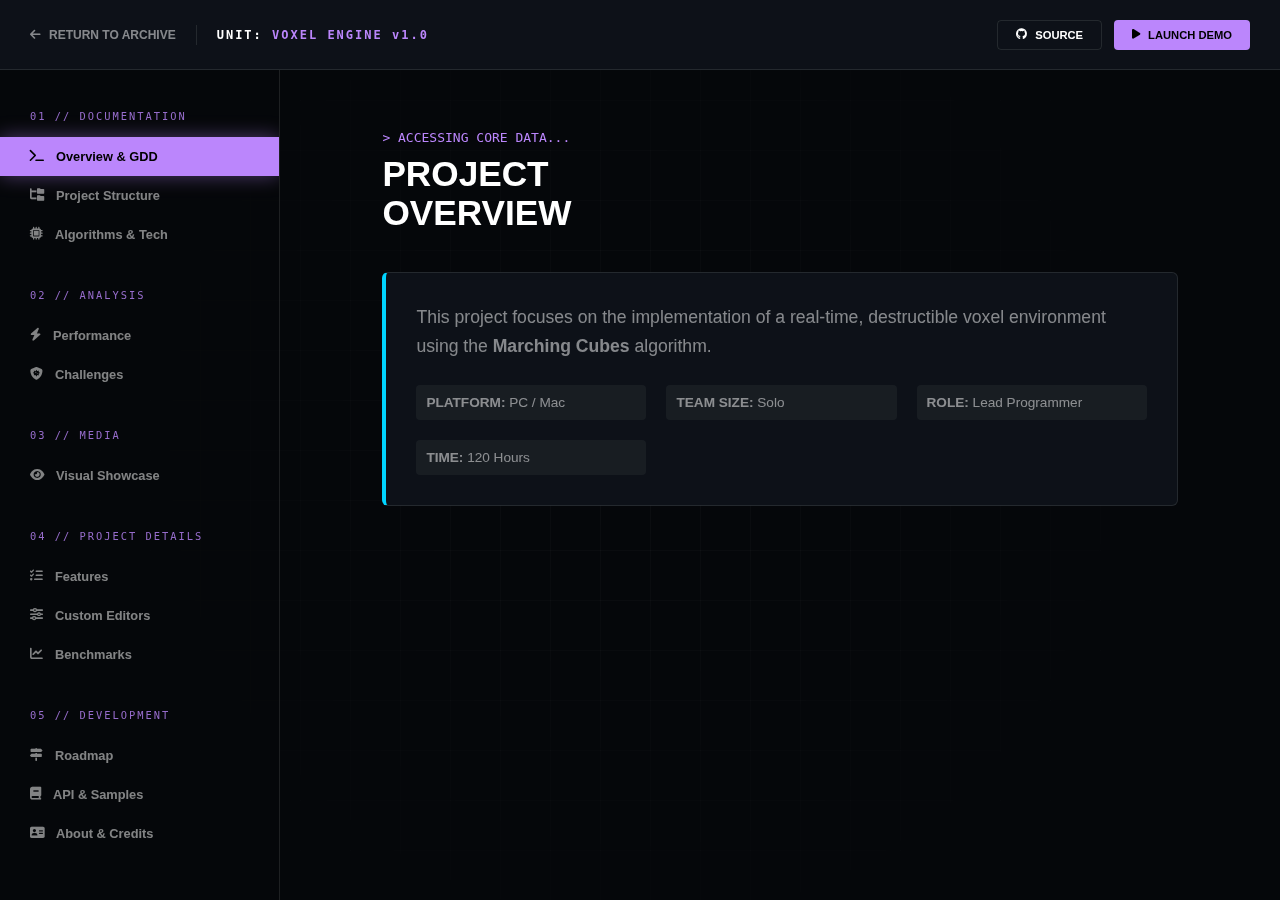
<file: project/test/index.html>
<!DOCTYPE html>
<html lang="en">
<head>
    <meta charset="UTF-8" />
    <meta name="viewport" content="width=device-width, initial-scale=1.0" />
    <title>TERMINAL // PROJECT CASE STUDY</title>
    <link rel="stylesheet" href="https://cdnjs.cloudflare.com/ajax/libs/font-awesome/6.4.0/css/all.min.css">
    <link rel="stylesheet" href="https://fonts.googleapis.com/css2?family=Roboto+Mono">

    <style>
        :root {
            --bg: #05070a;
            --panel: rgba(15, 20, 28, 0.8);
            --panel-light: rgba(255, 255, 255, 0.05);
            --accent: #bb86fc;
            --accent-glow: rgba(187, 134, 252, 0.4);
            --text: #ffffff;
            --muted: rgba(255, 255, 255, 0.5);
            --border: rgba(255, 255, 255, 0.1);
            --toolbar-h: 70px;
            --sidebar-w: 280px;
            /* New Colors */
            --coral: #ff7f50;
            --blue: #00d4ff;
            --green: #00ff9d;
        }

        * {
            box-sizing: border-box;
            margin: 0;
            padding: 0;
        }

        body {
            font-family: 'Segoe UI', Roboto, Helvetica, Arial, sans-serif;
            background: var(--bg);
            color: var(--text);
            overflow: hidden;
        }

            body::before {
                content: "";
                position: fixed;
                top: 0;
                left: 0;
                width: 100%;
                height: 100%;
                background-image: linear-gradient(var(--border) 1px, transparent 1px), linear-gradient(90deg, var(--border) 1px, transparent 1px);
                background-size: 50px 50px;
                mask-image: radial-gradient(circle at 50% 50%, black, transparent 80%);
                z-index: -1;
                opacity: 0.3;
            }

        .toolbar {
            height: var(--toolbar-h);
            background: var(--panel);
            backdrop-filter: blur(20px);
            border-bottom: 1px solid var(--border);
            display: flex;
            align-items: center;
            justify-content: space-between;
            padding: 0 30px;
            position: fixed;
            top: 0;
            width: 100%;
            z-index: 1000;
        }

        .toolbar-left {
            display: flex;
            align-items: center;
            gap: 20px;
        }

        .back-btn {
            color: var(--muted);
            font-size: 0.75rem;
            font-weight: 700;
            display: flex;
            align-items: center;
            gap: 8px;
            cursor: pointer;
            transition: 0.3s;
            text-decoration: none;
            text-transform: uppercase;
        }

            .back-btn:hover {
                color: var(--accent);
            }

        .toolbar-right {
            display: flex;
            gap: 12px;
        }

        .tool-btn {
            background: transparent;
            border: 1px solid var(--border);
            color: var(--text);
            padding: 8px 18px;
            border-radius: 4px; /* Reduced radius */
            font-size: 0.7rem;
            font-weight: 700;
            text-transform: uppercase;
            cursor: pointer;
            display: flex;
            align-items: center;
            gap: 8px;
            transition: 0.3s;
            text-decoration: none;
        }

            .tool-btn:hover {
                border-color: var(--accent);
                box-shadow: 0 0 15px var(--accent-glow);
            }

            .tool-btn.primary {
                background: var(--accent);
                color: #000;
                border: none;
            }

        .sidebar {
            width: var(--sidebar-w);
            background: rgba(5, 7, 10, 0.5);
            border-right: 1px solid var(--border);
            height: calc(100vh - var(--toolbar-h));
            position: fixed;
            top: var(--toolbar-h);
            padding: 40px 0;
            overflow-y: auto;
        }

        .nav-group {
            margin-bottom: 35px;
        }

        .nav-label {
            font-family: monospace;
            font-size: 0.65rem;
            color: var(--accent);
            text-transform: uppercase;
            letter-spacing: 2px;
            padding: 0 30px 15px;
            opacity: 0.8;
        }

        .nav-item {
            padding: 12px 30px;
            color: var(--muted);
            cursor: pointer;
            font-size: 0.8rem;
            font-weight: 600;
            display: flex;
            align-items: center;
            gap: 12px;
            transition: 0.3s;
        }

            .nav-item:hover {
                color: var(--text);
                background: var(--panel-light);
            }

            .nav-item.active {
                color: #000;
                background: var(--accent);
                box-shadow: 0 0 20px var(--accent-glow);
            }

        .content-container {
            margin-left: var(--sidebar-w);
            margin-top: var(--toolbar-h);
            height: calc(100vh - var(--toolbar-h));
            overflow-y: auto;
            padding: 60px 8%;
            scroll-behavior: smooth;
        }

        .page-section {
            display: none;
            max-width: 1000px;
            animation: slideIn 0.4s cubic-bezier(0.23, 1, 0.32, 1);
        }

            .page-section.active {
                display: block;
            }

        @keyframes slideIn {
            from {
                opacity: 0;
                transform: translateY(10px);
            }

            to {
                opacity: 1;
                transform: translateY(0);
            }
        }

        /* Adjusted H1 - Smaller */
        h1 {
            font-size: 2.2rem;
            font-weight: 900;
            text-transform: uppercase;
            margin-bottom: 40px;
            line-height: 1.1;
        }

        h2, h3 {
            text-transform: uppercase;
            letter-spacing: 1px;
            margin-bottom: 20px;
            color: var(--text);
        }

        .card {
            background: var(--panel);
            backdrop-filter: blur(10px);
            border: 1px solid var(--border);
            border-radius: 6px; /* Reduced corner radius */
            padding: 30px;
            margin-bottom: 30px;
            position: relative;
            transition: 0.3s;
        }

            .card:hover {
                border-color: var(--accent);
            }

        /* Textarea Code Viewers */
        .code-view {
            width: 100%;
            background: #020408;
            color: #e6edf3;
            border: 1px solid var(--accent);
            border-radius: 4px;
            padding: 12px 14px;
            font-family: 'Roboto Mono', Consolas, monospace;
            font-size: 14px;
            line-height: 1.4;
            resize: none;
            overflow: hidden;
            outline: none;
            box-sizing: border-box;
            display: block;
        }

        /* Tree Hierarchy - Old Style */
        .tree {
            list-style: none;
            padding-left: 10px;
        }

            .tree li {
                position: relative;
                padding: 5px 0 5px 25px;
            }

                .tree li::before {
                    content: '';
                    position: absolute;
                    left: 0;
                    top: 0;
                    width: 1px;
                    height: 100%;
                    background: var(--border);
                }

                .tree li::after {
                    content: '';
                    position: absolute;
                    left: 0;
                    top: 15px;
                    width: 15px;
                    height: 1px;
                    background: var(--border);
                }

        .folder {
            color: var(--accent);
            font-weight: bold;
            margin-bottom: 5px;
        }

        .file {
            color: var(--muted);
            font-size: 0.85rem;
        }

        /* Multi-color content helper classes */
        .color-coral {
            color: var(--coral) !important;
        }

        .color-blue {
            color: var(--blue) !important;
        }

        .color-green {
            color: var(--green) !important;
        }

        .border-coral {
            border-left: 4px solid var(--coral);
        }

        .border-blue {
            border-left: 4px solid var(--blue);
        }

        ::-webkit-scrollbar {
            width: 6px;
        }

        ::-webkit-scrollbar-thumb {
            background: var(--border);
            border-radius: 10px;
        }

            ::-webkit-scrollbar-thumb:hover {
                background: var(--accent);
            }
    </style>
</head>
<body>

    <header class="toolbar">
        <div class="toolbar-left">
            <a href="Portfolio.html" class="back-btn">
                <i class="fas fa-arrow-left"></i>
                <span>Return to Archive</span>
            </a>
            <div style="height: 20px; width: 1px; background: var(--border);"></div>
            <strong style="font-size: 0.75rem; letter-spacing: 2px; font-family: monospace;">
                UNIT: <span style="color:var(--accent)">VOXEL ENGINE v1.0</span>
            </strong>
        </div>
        <div class="toolbar-right">
            <a href="#" class="tool-btn"><i class="fab fa-github"></i> Source</a>
            <a href="#" class="tool-btn primary"><i class="fas fa-play"></i> Launch Demo</a>
        </div>
    </header>

    <nav class="sidebar">
        <div class="nav-group">
            <p class="nav-label">01 // Documentation</p>
            <div class="nav-item active" onclick="showPage('overview')"><i class="fas fa-terminal"></i> Overview & GDD</div>
            <div class="nav-item" onclick="showPage('structure')"><i class="fas fa-folder-tree"></i> Project Structure</div>
            <div class="nav-item" onclick="showPage('tech')"><i class="fas fa-microchip"></i> Algorithms & Tech</div>
        </div>
        <div class="nav-group">
            <p class="nav-label">02 // Analysis</p>
            <div class="nav-item" onclick="showPage('perf')"><i class="fas fa-bolt"></i> Performance</div>
            <div class="nav-item" onclick="showPage('challenges')"><i class="fas fa-shield-virus"></i> Challenges</div>
        </div>
        <div class="nav-group">
            <p class="nav-label">03 // Media</p>
            <div class="nav-item" onclick="showPage('visuals')"><i class="fas fa-eye"></i> Visual Showcase</div>
        </div>
        <div class="nav-group">
            <p class="nav-label">04 // Project Details</p>
            <div class="nav-item" onclick="showPage('features')"><i class="fas fa-list-check"></i> Features</div>
            <div class="nav-item" onclick="showPage('editors')"><i class="fas fa-sliders"></i> Custom Editors</div>
            <div class="nav-item" onclick="showPage('benchmarks')"><i class="fas fa-chart-line"></i> Benchmarks</div>
        </div>
        <div class="nav-group">
            <p class="nav-label">05 // Development</p>
            <div class="nav-item" onclick="showPage('roadmap')"><i class="fas fa-map-signs"></i> Roadmap</div>
            <div class="nav-item" onclick="showPage('api')"><i class="fas fa-book"></i> API & Samples</div>
            <div class="nav-item" onclick="showPage('about')"><i class="fas fa-address-card"></i> About & Credits</div>
        </div>
    </nav>

    <div class="content-container">

        <section id="overview" class="page-section active">
            <p style="color: var(--accent); font-family: monospace; margin-bottom: 10px;">> ACCESSING CORE DATA...</p>
            <h1>Project<br>Overview</h1>
            <div class="card border-blue">
                <p style="color: var(--muted); margin-bottom: 25px; line-height: 1.6; font-size: 1.1rem;">
                    This project focuses on the implementation of a real-time, destructible voxel environment using the <strong>Marching Cubes</strong> algorithm.
                </p>
                <div style="display: grid; grid-template-columns: repeat(auto-fit, minmax(200px, 1fr)); gap: 20px;">
                    <div class="file" style="background: var(--panel-light); padding: 10px; border-radius: 4px;"><strong>PLATFORM:</strong> PC / Mac</div>
                    <div class="file" style="background: var(--panel-light); padding: 10px; border-radius: 4px;"><strong>TEAM SIZE:</strong> Solo</div>
                    <div class="file" style="background: var(--panel-light); padding: 10px; border-radius: 4px;"><strong>ROLE:</strong> Lead Programmer</div>
                    <div class="file" style="background: var(--panel-light); padding: 10px; border-radius: 4px;"><strong>TIME:</strong> 120 Hours</div>
                </div>
            </div>
        </section>

        <section id="structure" class="page-section">
            <h1>Project<br>Structure</h1>
            <div class="card">
                <ul class="tree">
                    <li>
                        <div class="folder"><i class="fas fa-folder-open"></i> Assets</div>
                        <ul class="tree">
                            <li>
                                <div class="folder"><i class="fas fa-folder"></i> Core</div>
                                <ul class="tree">
                                    <li class="file"><i class="fas fa-file-code"></i> VoxelEngine.cs</li>
                                    <li class="file"><i class="fas fa-file-code"></i> ChunkProvider.cs</li>
                                </ul>
                            </li>
                        </ul>
                    </li>
                </ul>
            </div>
        </section>

        <section id="tech" class="page-section">
            <h1>Core Tech<br>& Algorithms</h1>
            <div class="card">
                <h3>Marching Cubes Core</h3>
                <textarea class="code-view" id="code-tech" readonly>
public void GenerateMesh(Vector3 pos) {
    float[] corners = new float[8];
    for(int i=0; i < 8; i++) {
        corners[i] = GetDensity(pos + offsets[i]);
    }
    
    int cubeIndex = 0;
    if (corners[0] < isoLevel) cubeIndex |= 1;
    // ... bitmask processing
}</textarea>
            </div>
        </section>

        <section id="perf" class="page-section">
            <h1 class="color-blue">Performance<br>& Optimization</h1>
            <div class="card border-blue">
                <h3 class="color-blue">Burst Compiler & Job System</h3>
                <p style="margin-top:10px; line-height: 1.6; color: var(--muted);">Mesh generation is moved to worker threads via IJobParallelFor to maximize CPU throughput.</p>
            </div>
        </section>

        <section id="challenges" class="page-section">
            <h1 class="color-coral">Challenges<br>& Solutions</h1>
            <div class="card border-coral">
                <h3 class="color-coral">The Problem: Memory Fragmentation</h3>
                <p style="margin-top:10px; color: var(--muted); line-height: 1.6;">Creating and destroying mesh objects rapidly led to Garbage Collection spikes.</p>
                <hr style="margin: 15px 0; border: 0; border-top: 1px solid var(--border);">
                <p><strong>THE SOLUTION:</strong> Implemented a <strong>Circular Object Pool</strong> for mesh chunks to keep the heap stable.</p>
            </div>
        </section>

        <section id="visuals" class="page-section">
            <h1>Visual<br>Showcase</h1>
            <div class="card" style="height: 400px; display: flex; flex-direction: column; align-items: center; justify-content: center; background: #000; border: 2px dashed var(--border);">
                <p style="color: var(--muted); font-family: monospace;">[ SIGNAL READY // VIDEO PLAYER OFFLINE ]</p>
            </div>
        </section>

        <section id="features" class="page-section">
            <h1 class="color-green">Engine<br>Features</h1>
            <div class="card border-green">
                <div style="display: grid; grid-template-columns: 1fr 1fr; gap: 20px;">
                    <div>
                        <h3 class="color-green">Procedural Generation</h3>
                        <p class="file">3D Perlin & Simplex noise integration for infinite terrain.</p>
                    </div>
                    <div>
                        <h3 class="color-green">Real-time Deformation</h3>
                        <p class="file">Add/Subtract voxels with brush tools at 60fps.</p>
                    </div>
                </div>
            </div>
        </section>

        <section id="editors" class="page-section">
            <h1>Custom<br>Unity Editors</h1>
            <div class="card">
                <h3>Voxel Brush Inspector</h3>
                <p style="margin-bottom:15px; color:var(--muted)">A custom Inspector window to modify brush falloff and noise types directly in the Scene View.</p>
                <div style="background: #111; border: 1px solid var(--border); padding: 15px; border-radius: 4px; font-family: monospace; font-size: 0.8rem;">
                    [ EDITOR UI: NoiseSettings.cs ]<br>
                    - Frequency: [ 0.02 ]<br>
                    - Amplitude: [ 5.50 ]<br>
                    - Octaves:   [ 4    ]
                </div>
            </div>
        </section>

        <section id="benchmarks" class="page-section">
            <h1 class="color-blue">Performance<br>Metrics</h1>
            <div class="card border-blue">
                <table style="width: 100%; border-collapse: collapse; color: var(--muted);">
                    <tr style="border-bottom: 1px solid var(--border);">
                        <th style="text-align: left; padding: 10px;">Metric</th>
                        <th style="text-align: right; padding: 10px;">Value</th>
                    </tr>
                    <tr>
                        <td style="padding: 10px;">Avg. Frame Time</td>
                        <td style="text-align: right; padding: 10px; color: var(--green);">11.2ms</td>
                    </tr>
                    <tr>
                        <td style="padding: 10px;">Mesh Gen (Job System)</td>
                        <td style="text-align: right; padding: 10px; color: var(--green);">2.4ms</td>
                    </tr>
                    <tr>
                        <td style="padding: 10px;">Memory Footprint</td>
                        <td style="text-align: right; padding: 10px; color: var(--coral);">450MB</td>
                    </tr>
                </table>
            </div>
        </section>

        <section id="roadmap" class="page-section">
            <h1>Development<br>Roadmap</h1>
            <div class="card">
                <div class="file" style="margin-bottom: 10px;"><i class="fas fa-check-square color-green"></i> GPU Acceleration (Compute Shaders)</div>
                <div class="file" style="margin-bottom: 10px;"><i class="fas fa-check-square color-green"></i> Multi-threading via C# Job System</div>
                <div class="file" style="margin-bottom: 10px;"><i class="fas fa-square" style="opacity:0.3"></i> Dual Contouring Implementation (In Progress)</div>
                <div class="file" style="margin-bottom: 10px;"><i class="fas fa-square" style="opacity:0.3"></i> Multiplayer Sync via Netcode</div>
            </div>
        </section>

        <section id="api" class="page-section">
            <h1>API &<br>Usage</h1>
            <div class="card">
                <h3>Modifying the World</h3>
                <textarea class="code-view" readonly>
        // Example: Create a sphere of air (destruction)
        VoxelWorld.Current.ModifyVoxel(Vector3.zero, radius, 0.0f);</textarea>
            </div>
        </section>

        <section id="about" class="page-section">
            <h1>About<br>& Credits</h1>
            <div class="card">
                <p style="line-height: 1.6; color: var(--muted);">
                    Developed as a technical demonstration of modern Unity systems. Special thanks to <strong>Sebastian Lague</strong> for the initial Marching Cubes research papers.
                </p>
            </div>
        </section>
    </div>

    <script>
        function autoResize(el) {
            el.style.height = "auto";
            el.style.height = el.scrollHeight + "px";
        }

        function showPage(pageId) {
            document.querySelectorAll('.nav-item').forEach(item => item.classList.remove('active'));
            event.currentTarget.classList.add('active');

            document.querySelectorAll('.page-section').forEach(section => section.classList.remove('active'));
            const target = document.getElementById(pageId);
            target.classList.add('active');

            // Resize textareas in the new section
            target.querySelectorAll('.code-view').forEach(autoResize);
            document.querySelector('.content-container').scrollTop = 0;
        }

        // Mouse parallax
        document.addEventListener('mousemove', (e) => {
            const sections = document.querySelectorAll('.page-section h1');
            sections.forEach(h1 => {
                const moveX = (e.clientX - window.innerWidth / 2) * 0.005;
                const moveY = (e.clientY - window.innerHeight / 2) * 0.005;
                h1.style.transform = `translate(${moveX}px, ${moveY}px)`;
            });
        });

        // Initial resize
        window.addEventListener('load', () => {
            document.querySelectorAll('.code-view').forEach(autoResize);
        });
    </script>
</body>
</html>
</file>
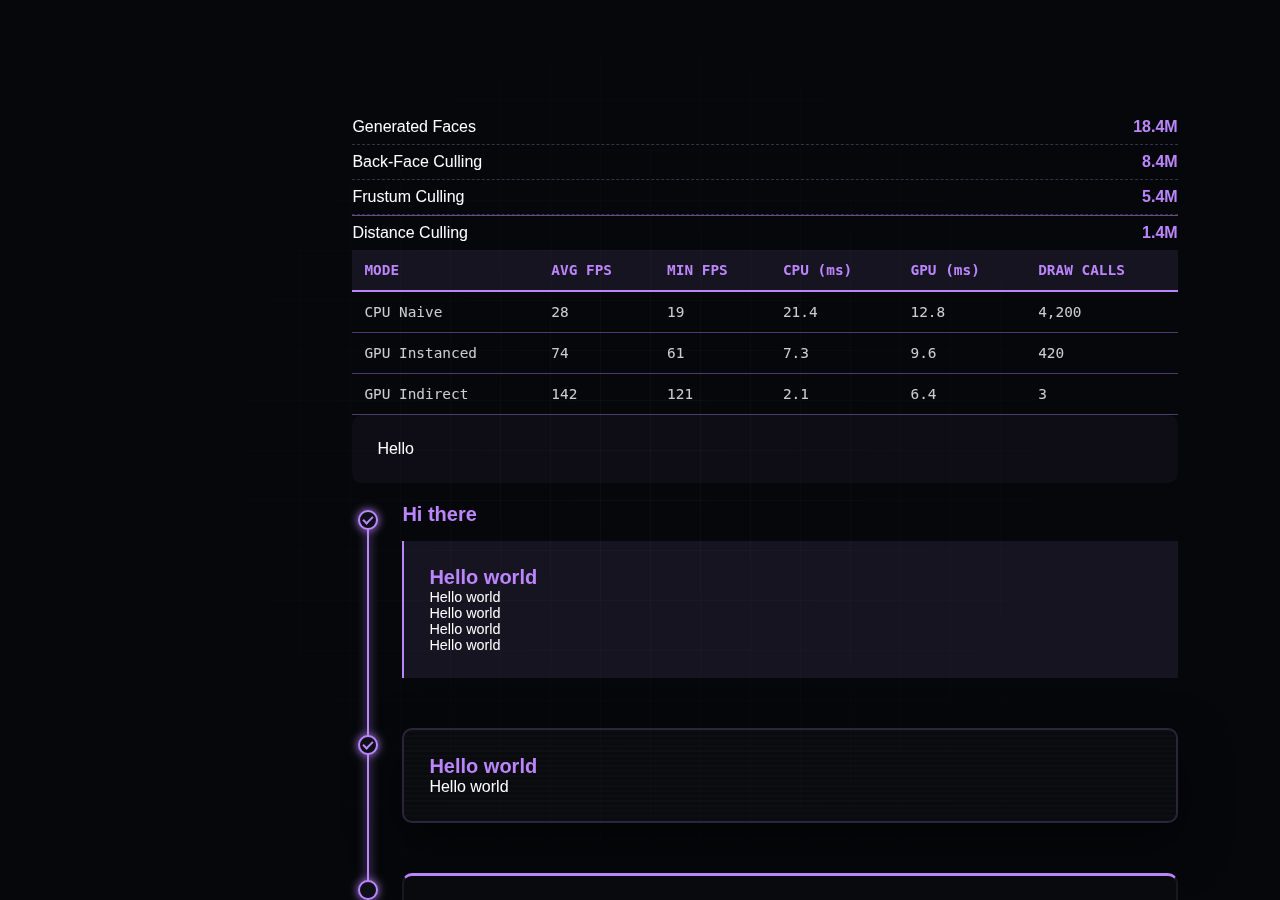
<file: project/documentation/sample/index.html>
<!DOCTYPE html>
<html lang="en">
<head>
    <meta charset="UTF-8" />
    <meta name="viewport" content="width=device-width, initial-scale=1.0" />
    <title>YunaSpace</title>
    <link rel="stylesheet" href="https://cdnjs.cloudflare.com/ajax/libs/font-awesome/6.4.0/css/all.min.css">
    <link rel="stylesheet" href="../style/style-import.css">
</head>
<body>
    <div class="content-container">
        <div style="display: none">
            <p class="sub-title">ALGORITHM ARCHITECTURE</p>
            <p class="header-title">ALGORITHM ARCHITECTURE</p>
            <p class="module-title">ALGORITHM ARCHITECTURE</p>
            <p class="feature-title">ALGORITHM ARCHITECTURE</p>
        </div>

        <div style="display: none">
            <div class="content-box">
                <p class="sub-title">ALGORITHM ARCHITECTURE</p>
                <p class="header-title">ALGORITHM ARCHITECTURE</p>
                <p class="module-title">ALGORITHM ARCHITECTURE</p>
                <p class="feature-title">ALGORITHM ARCHITECTURE</p>
            </div>

            <div class="feature-box">
                <p class="sub-title">ALGORITHM ARCHITECTURE</p>
                <p class="header-title">ALGORITHM ARCHITECTURE</p>
                <p class="module-title">ALGORITHM ARCHITECTURE</p>
                <p class="feature-title">ALGORITHM ARCHITECTURE</p>
            </div>

            <div class="flow-box">
                <p class="sub-title">ALGORITHM ARCHITECTURE</p>
                <p class="header-title">ALGORITHM ARCHITECTURE</p>
                <p class="module-title">ALGORITHM ARCHITECTURE</p>
                <p class="feature-title">ALGORITHM ARCHITECTURE</p>
            </div>

            <div class="note-box">
                <p class="sub-title">ALGORITHM ARCHITECTURE</p>
                <p class="header-title">ALGORITHM ARCHITECTURE</p>
                <p class="module-title">ALGORITHM ARCHITECTURE</p>
                <p class="feature-title">ALGORITHM ARCHITECTURE</p>
            </div>

            <div class="border-box">
                <p class="sub-title">ALGORITHM ARCHITECTURE</p>
                <p class="header-title">ALGORITHM ARCHITECTURE</p>
                <p class="module-title">ALGORITHM ARCHITECTURE</p>
                <p class="feature-title">ALGORITHM ARCHITECTURE</p>
            </div>

            <div class="highlight-box">
                <p class="sub-title">ALGORITHM ARCHITECTURE</p>
                <p class="header-title">ALGORITHM ARCHITECTURE</p>
                <p class="module-title">ALGORITHM ARCHITECTURE</p>
                <p class="feature-title">ALGORITHM ARCHITECTURE</p>
            </div>

            <div class="solid-box">
                <p class="sub-title">ALGORITHM ARCHITECTURE</p>
                <p class="header-title">ALGORITHM ARCHITECTURE</p>
                <p class="module-title">ALGORITHM ARCHITECTURE</p>
                <p class="feature-title">ALGORITHM ARCHITECTURE</p>
            </div>

            <pre class="code-box">
    bool[,] CreateSimulationGrid(Board board) 
    {
        var width = board.Width;
        var height = board.Height;
        var grid = new bool[width, Height];

        for (int y = 0; y < height; y++)
        {
            for (int x = 0; x < width; x++)
            {
                grid[x, y] = board.IsOccupied(x, y);
            }
        }

        return grid;
    }
    </pre>
        </div>

        <div style="display: none;">
            <span class="button round glow scale frame-button">Grid-Based</span>
            <span class="button round glow scale solid-button">Grid-Based</span>
            <span class="button round glow scale muted-button">Grid-Based</span>
            <span class="button round glow scale dashed-button">Grid-Based</span>
        </div>

        <ul style="display: none; list-style: none">
            <li class="item diamond-bullet">Hello world</li>
            <li class="item star-bullet">Hello world</li>
            <li class="item dot-bullet">Hello world</li>
            <li class="item arrow-bullet">Hello world</li>
        </ul>

        <div style="display: none" class="project-tree">
            <ul class="tree-view">
                <li>
                    <div class="tree-node folder-node">
                        <i class="fas fa-folder-open icon-purple"></i>
                        <span>Assets</span>
                    </div>
                    <ul class="tree-view">
                        <li>
                            <div class="tree-node folder-node">
                                <i class="fas fa-folder-open icon-purple"></i>
                                <span>Scripts</span>
                            </div>
                            <ul class="tree-view">
                                <li>
                                    <div class="tree-node folder-node">
                                        <i class="fas fa-folder-open icon-purple"></i>
                                        <span>Core</span>
                                    </div>
                                    <ul class="tree-view">
                                        <li>
                                            <div class="tree-node file-node">
                                                <i class="fas fa-file-code icon-blue"></i>
                                                <span>GameManager.cs</span>
                                            </div>
                                        </li>
                                        <li>
                                            <div class="tree-node file-node">
                                                <i class="fas fa-file-code icon-blue"></i>
                                                <span>StateMachine.cs</span>
                                            </div>
                                        </li>
                                    </ul>
                                </li>
                                <li>
                                    <div class="tree-node folder-node">
                                        <i class="fas fa-folder-open icon-purple"></i>
                                        <span>Gameplay</span>
                                    </div>
                                    <ul class="tree-view">
                                        <li>
                                            <div class="tree-node file-node">
                                                <i class="fas fa-file-code icon-blue"></i>
                                                <span>GridSystem.cs</span>
                                            </div>
                                        </li>
                                        <li>
                                            <div class="tree-node file-node">
                                                <i class="fas fa-file-code icon-blue"></i>
                                                <span>BlockPiece.cs</span>
                                            </div>
                                        </li>
                                        <li>
                                            <div class="tree-node file-node">
                                                <i class="fas fa-file-code icon-blue"></i>
                                                <span>PlacementValidator.cs</span>
                                            </div>
                                        </li>
                                    </ul>
                                </li>
                                <li>
                                    <div class="tree-node folder-node">
                                        <i class="fas fa-folder-open icon-purple"></i>
                                        <span>UI</span>
                                    </div>
                                    <ul class="tree-view">
                                        <li>
                                            <div class="tree-node file-node">
                                                <i class="fas fa-file-lines icon-white"></i>
                                                <span>HUDController.json</span>
                                            </div>
                                        </li>
                                        <li>
                                            <div class="tree-node file-node">
                                                <i class="fas fa-file-lines icon-white"></i>
                                                <span>ScorePopup.txt</span>
                                            </div>
                                        </li>
                                        <li>
                                            <div class="tree-node file-node">
                                                <i class="fas fa-file-image icon-yellow"></i>
                                                <span>ScorePopup.png</span>
                                            </div>
                                        </li>
                                    </ul>
                                </li>
                            </ul>
                        </li>
                        <li>
                            <div class="tree-node folder-node">
                                <i class="fas fa-folder-open icon-purple"></i>
                                <span>Art</span>
                            </div>
                            <ul class="tree-view">
                                <li>
                                    <div class="tree-node folder-node">
                                        <i class="fas fa-folder-open icon-purple"></i>
                                        <span>Sprites</span>
                                    </div>
                                    <ul class="tree-view">
                                        <li>
                                            <div class="tree-node folder-node">
                                                <i class="fas fa-folder-open icon-purple"></i>
                                                <span>Blocks</span>
                                            </div>
                                            <ul class="tree-view"></ul>
                                        </li>
                                        <li>
                                            <div class="tree-node folder-node">
                                                <i class="fas fa-folder-open icon-purple"></i>
                                                <span>Icons</span>
                                            </div>
                                            <ul class="tree-view"></ul>
                                        </li>
                                    </ul>
                                </li>
                                <li>
                                    <div class="tree-node folder-node">
                                        <i class="fas fa-folder-open icon-purple"></i>
                                        <span>Animations</span>
                                    </div>
                                    <ul class="tree-view"></ul>
                                </li>
                            </ul>
                        </li>
                        <li>
                            <div class="tree-node folder-node">
                                <i class="fas fa-folder-open icon-purple"></i>
                                <span>Shaders</span>
                            </div>
                            <ul class="tree-view">
                                <li>
                                    <div class="tree-node file-node">
                                        <i class="fas fa-fire icon-teal"></i>
                                        <span>BlockShader.shader</span>
                                    </div>
                                </li>
                                <li>
                                    <div class="tree-node file-node">
                                        <i class="fas fa-fire icon-teal"></i>
                                        <span>GlowEffect.hlsl</span>
                                    </div>
                                </li>
                            </ul>
                        </li>
                        <li>
                            <div class="tree-node folder-node">
                                <i class="fas fa-folder-open icon-purple"></i>
                                <span>Scenes</span>
                            </div>
                            <ul class="tree-view">
                                <li>
                                    <div class="tree-node file-node">
                                        <i class="fas fa-cubes icon-orange"></i>
                                        <span>MainMenu.unity</span>
                                    </div>
                                </li>
                                <li>
                                    <div class="tree-node file-node">
                                        <i class="fas fa-cubes icon-orange"></i>
                                        <span>Gameplay.unity</span>
                                    </div>
                                </li>
                            </ul>
                        </li>
                        <li>
                            <div class="tree-node folder-node">
                                <i class="fas fa-folder-open icon-purple"></i>
                                <span>Resources</span>
                            </div>
                            <ul class="tree-view"></ul>
                        </li>
                    </ul>
                </li>
            </ul>
        </div>

        <div class="data-strip">
            <div class="strip-item">
                <span>Generated Faces</span>
                <span>18.4M</span>
            </div>
            <div class="strip-item">
                <span>Back-Face Culling</span>
                <span>8.4M</span>
            </div>
            <div class="strip-item">
                <span>Frustum Culling</span>
                <span>5.4M</span>
            </div>
            <div class="strip-item strip-result">
                <span>Distance Culling</span>
                <span>1.4M</span>
            </div>
        </div>

        <table class="table-view">
            <thead>
                <tr><th>MODE</th><th>AVG FPS</th><th>MIN FPS</th><th>CPU (ms)</th><th>GPU (ms)</th><th>DRAW CALLS</th></tr>
            </thead>
            <tbody>
                <tr><td>CPU Naive</td><td>28</td><td>19</td><td>21.4</td><td>12.8</td><td>4,200</td></tr>
                <tr><td>GPU Instanced</td><td>74</td><td>61</td><td>7.3</td><td>9.6</td><td>420</td></tr>
                <tr><td>GPU Indirect</td><td>142</td><td>121</td><td>2.1</td><td>6.4</td><td>3</td></tr>
            </tbody>
        </table>

        <div class="gradient-box">
            <spen>Hello</spen>
        </div>

        <div class="roadmap-view">
            <div class="roadmap-step completed">
                <div class="roadmap-node"></div>
                <div class="roadmap-card">
                    <span class="feature-title">Hi there</span>
                    <div class="note-box" style="display: grid">
                        <span class="feature-title">Hello world</span>
                        <span>Hello world</span>
                        <span>Hello world</span>
                        <span>Hello world</span>
                        <span>Hello world</span>
                    </div>
                </div>
            </div>

            <div class="roadmap-step completed">
                <div class="roadmap-node"></div>
                <div class="roadmap-card">
                    <div class="content-box" style="display: grid">
                        <span class="feature-title">Hello world</span>
                        <span>Hello world</span>
                    </div>
                </div>
            </div>

            <div class="roadmap-step active">
                <div class="roadmap-node"></div>
                <div class="roadmap-card">
                    <div class="highlight-box" style="display: grid">
                        <span class="feature-title">Hello world</span>
                        <span>Hello world</span>
                    </div>
                </div>
            </div>

            <div class="roadmap-step">
                <div class="roadmap-node"></div>
                <div class="roadmap-card">
                    <span class="roadmap-phase">PHASE_04</span>
                    <h3>Volumetrics</h3>
                </div>
            </div>
        </div>
    </div>
</body>
</html>
</file>
<file: home/style/global-style.css>
:root {
    --background-color: #05070a;
    --grid-color: rgba(255, 255, 255, 0.25);

    --bg: #05070a;
    --accent: #bb86fc;
    --accent-glow: rgba(187, 134, 252, 0.4);
    --text: #ffffff;
    --muted: rgba(255, 255, 255, 0.5);
    --card-bg: rgba(15, 20, 28, 0.7);
    --field-bg: rgba(10, 10, 10, 0.5);
    --border: rgba(255, 255, 255, 0.1);
    --panel: rgba(15, 20, 28, 0.8);
}

* {
    box-sizing: border-box;
    margin: 0;
    padding: 0;
}

html {
    scroll-behavior: smooth;
}

body {
    font-family: 'Segoe UI', Roboto, Helvetica, Arial, sans-serif;
    background: var(--background-color);
    color: var(--text);
    overflow-x: hidden;
    min-height: 100vh;
    line-height: 1.6;
}

    body::before {
        content: "";
        position: fixed;
        top: 0;
        left: 0;
        width: 100%;
        height: 100%;
        background-image: linear-gradient(var(--grid-color) 1px, transparent 1px), linear-gradient(90deg, var(--grid-color) 1px, transparent 1px);
        background-size: 50px 50px;
        mask-image: radial-gradient(circle at 50% 50%, black, transparent 100%);
        z-index: -1;
        opacity: 0.3;
    }

section {
    padding: 120px 10%;
    max-width: 1300px;
    margin: 0 auto;
    opacity: 0;
    transform: translateY(30px);
    transition: 0.8s ease-out;
}

    section.visible {
        opacity: 1;
        transform: translateY(0);
    }

h2 {
    font-size: 2.5rem;
    font-weight: 900;
    text-transform: uppercase;
    letter-spacing: -1px;
    margin-bottom: 30px;
    position: relative;
}

    h2::before {
        content: "YUNASPACE_";
        display: block;
        font-size: 0.7rem;
        font-family: monospace;
        color: var(--accent);
        letter-spacing: 3px;
    }

footer {
    text-align: center;
    padding: 20px 50px 20px 50px;
    border-top: 1px solid var(--border);
    color: var(--muted);
    font-size: 0.7rem;
    text-transform: uppercase;
    letter-spacing: 2px;
}

@media (max-width: 768px) {
    .nav-links {
        display: none;
    }

    .hero h1 {
        font-size: 3rem;
    }

    section {
        padding: 80px 5%;
    }
}

.button {
    padding: 12px 30px;
    border-radius: 100px;
    font-weight: 700;
    font-size: 0.75rem;
    text-transform: uppercase;
    transition: 0.4s cubic-bezier(0.23, 1, 0.32, 1);
    cursor: pointer;
    display: inline-block;
    text-decoration: none;
    letter-spacing: 1px;
}

    .button i {
        font-size: 0.9rem;
        vertical-align: middle;
    }

.button-primary {
    background: var(--accent);
    color: #000;
    border: 1px solid var(--accent);
    box-shadow: 0 0 20px var(--accent-glow);
}

    .button-primary:hover {
        transform: translateY(-3px);
        box-shadow: 0 0 30px var(--accent);
    }

.button-secondary {
    background: transparent;
    color: var(--accent);
    border: 2px solid var(--accent);
}

    .button-secondary:hover {
        border-color: var(--accent);
        background: rgba(187, 134, 252, 0.05);
        transform: translateY(-3px);
        box-shadow: 0 0 15px var(--accent-glow);
    }

.button-small {
    padding: 8px 20px;
    font-size: 0.65rem;
    margin-bottom: 15px;
}
</file>
<file: home/style/navigation-bar.css>
.navigation-bar 
{
    position: fixed;
    top: 0;
    width: 100%;
    height: 60px;
    background: rgba(5, 7, 10, 0.8);
    backdrop-filter: blur(20px);
    border-bottom: 1px solid var(--border);
    display: flex;
    justify-content: space-between;
    align-items: center;
    padding: 0 10%;
    z-index: 1000;
    transition: 0.3s;
}

    .navigation-bar.scrolled 
    {
        height: 50px;
        border-bottom: 1px solid var(--accent);
    }

.navigation-logo 
{
    font-weight: 900;
    font-size: 1.2rem;
    color: var(--text);
    letter-spacing: 2px;
    text-transform: uppercase;
}

    .navigation-logo span 
    {
        color: var(--accent);
    }

.logo-image 
{
    height: 30px;
    width: 30px;
    object-fit: contain;
    filter: drop-shadow(0 0 10px rgba(187, 134, 252, 0.5));
    margin-bottom: -7.5px;
}

.navigation-link 
{
    display: flex;
    list-style: none;
    gap: 30px;
}

    .navigation-link > * > .selected 
    {
        color: var(--accent);
    }

    .navigation-link a 
    {
        color: var(--muted);
        font-size: 0.7rem;
        font-weight: 700;
        text-transform: uppercase;
        letter-spacing: 1px;
        transition: 0.3s;
        text-decoration: none;
    }

        .navigation-link a:hover 
        {
            color: var(--accent);
            text-shadow: 0 0 30px var(--accent);
        }
</file>
<file: home/style/banner-field.css>
.banner-field {
    min-height: 100vh;
    display: flex;
    align-items: center;
    justify-content: center;
    text-align: center;
    padding: 0 5%;
    position: relative;
    background: linear-gradient(rgba(5, 7, 10, 0.7), rgba(5, 7, 10, 0.9)), url('https://images.unsplash.com/photo-1550745165-9bc0b252726f?auto=format&fit=crop&q=80&w=2000');
    background-size: cover;
    background-position: center;
    border-bottom: 1px solid var(--border);
}

    .banner-field h1 {
        font-size: clamp(2.5rem, 8vw, 5rem);
        font-weight: 900;
        text-transform: uppercase;
        line-height: 0.9;
        letter-spacing: -2px;
        margin-bottom: 20px;
        background: linear-gradient(180deg, #fff 0%, var(--muted) 100%);
        -webkit-background-clip: text;
        -webkit-text-fill-color: transparent;
    }

    .banner-field span {
        color: var(--accent);
        -webkit-text-fill-color: var(--accent);
        font-style: italic;
    }

    .banner-field p {
        font-size: 1.1rem;
        color: var(--muted);
        margin-bottom: 40px;
        max-width: 600px;
        margin-left: auto;
        margin-right: auto;
        font-family: monospace;
    }

.banner-button {
    display: flex;
    gap: 10px;
    justify-content: center;
}
</file>
<file: home/style/expertise-board.css>
.expertise-board {
    display: flex;
    flex-direction: column;
    gap: 10px;
}

.expertise-board details {
    background: rgba(10, 10, 10, 1);
    border: 2px solid var(--border);
    border-radius: 5px;
    transition: 0.3s;
}

    .expertise-board details:hover {
        background: rgba(20, 20, 20, 1);
        box-shadow: 0 0 30px var(--accent-glow);
        border-color: var(--accent);
    }

    .expertise-board details[open] {
        border-color: var(--accent);
        background: rgba(10, 10, 10, 1);
    }

    .expertise-board summary {
        padding: 10px 30px;
        list-style: none;
        cursor: pointer;
        display: flex;
        justify-content: space-between;
        align-items: center;
        font-weight: 700;
        text-transform: uppercase;
        letter-spacing: 1px;
        color: var(--accent);
        transition: 0.3s;
    }

        .expertise-board summary:hover {
            background: rgba(255, 255, 255, 0.05);
            box-shadow: 0 0 30px var(--accent-glow);
        }

        .expertise-board summary::after {
            content: '\f078';
            font-family: 'Font Awesome 6 Free';
            font-weight: 900;
            font-size: 0.8rem;
            transition: 0.3s;
        }

    .expertise-board details[open] summary::after {
        transform: rotate(180deg);
    }

.foldout-content {
    padding: 0 30px 30px 30px;
    display: grid;
    gap: 20px;
    border-top: 1px solid var(--border);
    padding-top: 20px;
}

.skill-category-desc {
    grid-column: 1 / -1;
    font-family: monospace;
    color: var(--muted);
    font-size: 0.9rem;
    margin-bottom: 10px;
    border-left: 2px solid var(--accent);
    padding-left: 15px;
}

.skill-list {
    list-style: none;
    flex-grow: 1;
}

    .skill-list li {
        font-size: 0.85rem;
        color: var(--text);
        margin-bottom: 8px;
        display: flex;
        align-items: center;
        gap: 10px;
    }

        .skill-list li::before {
            content: '>';
            color: var(--accent);
            font-family: monospace;
            font-weight: bold;
        }

.nested-title {
    color: var(--text);
    font-size: 0.75rem;
    text-transform: uppercase;
    margin-top: 15px;
    margin-bottom: 8px;
    opacity: 0.6;
    letter-spacing: 2px;
}

.section-header {
    display: flex;
    justify-content: space-between;
    align-items: flex-end;
    margin-bottom: 30px;
    gap: 20px;
    flex-wrap: wrap;
}

    .section-header h2 {
        margin-bottom: 0;
    }

.btn-small {
    padding: 8px 20px;
    font-size: 0.65rem;
    margin-bottom: 15px;
}
</file>
<file: home/style/project-card.css>
.projects-slider-container {
    position: relative;
    margin: 0 -20px 0 -20px;
}

.projects-clip-shield {
    width: 100%;
    overflow: hidden;
    padding: 30px 0; /* Space for top/bottom shadow */
    margin: -30px 0;
}

.projects-wrapper {
    display: flex;
    transition: transform 0.8s cubic-bezier(0.23, 1, 0.32, 1);
}

.project-card-full {
    /* Make the card 94% width to leave 3% gap on each side for the shadow */
    min-width: 94%;
    margin: 0 3%; /* This creates the left/right "buffer" */

    height: 500px;
    position: relative;
    background: #000;
    border-radius: 24px;
    border: 2px solid var(--border);
    overflow: hidden;
    transition: all 0.4s ease;
}

    .project-card-full:hover {
        border-color: var(--accent);
        box-shadow: 0 0 30px var(--accent-glow);
        transform: translateY(-5px);
    }

/* Pagination Dots */
.slider-dots {
    display: flex;
    justify-content: center;
    gap: 12px;
    margin-top: 25px;
}

.project-dot {
    width: 10px;
    height: 10px;
    border-radius: 50%;
    background: var(--border);
    cursor: pointer;
    transition: 0.3s;
    border: 1px solid transparent;
}

    .project-dot.active {
        background: var(--accent);
        box-shadow: 0 0 10px var(--accent-glow);
        transform: scale(1.2);
    }

.article-dot {
    width: 10px;
    height: 10px;
    border-radius: 50%;
    background: var(--border);
    cursor: pointer;
    transition: 0.3s;
    border: 1px solid transparent;
}

    .article-dot.active {
        background: var(--accent);
        box-shadow: 0 0 10px var(--accent-glow);
        transform: scale(1.2);
    }


.project-meta {
    display: flex;
    flex-direction: column;
    gap: 6px;
    margin-bottom: 5px;
    font-family: 'JetBrains Mono', 'Fira Code', monospace; /* Use a code font if available */
}

.meta-row {
    display: flex;
    align-items: center;
    font-size: 0.75rem;
    letter-spacing: 1px;
}

.meta-label {
    color: var(--accent);
    font-weight: 600;
    padding: 2px 6px;
    border-radius: 0;
    border-left: 2px solid var(--accent); /* Small accent stripe */
}

.meta-value {
    color: #fff;
    text-transform: uppercase;
    font-weight: 600;
}

/* Optional: Add a separator line between meta and title */
.project-info h3 {
    margin-top: 10px;
    position: relative;
    padding-top: 15px;
}

.project-description {
    font-size: 0.9rem;
    color: var(--muted);
    margin: 10px 0 20px 0;
}

.projects-grid {
    display: grid;
    grid-template-columns: repeat(auto-fill, minmax(350px, 1fr));
    gap: 30px;
}

.project-card {
    position: relative;
    height: 400px;
    border-radius: 24px;
    overflow: hidden;
    background: #000;
    border: 1px solid var(--border);
    transition: all 0.5s cubic-bezier(0.23, 1, 0.32, 1);
}

.project-bg {
    position: absolute;
    top: 0;
    left: 0;
    width: 100%;
    height: 100%;
    background-size: cover;
    background-position: center;
    opacity: 0.4;
    transition: transform 0.8s ease, opacity 0.5s ease;
    pointer-events: none;
}

.project-card:hover {
    border-color: var(--accent);
    transform: scale(1.02);
    box-shadow: 0 0 40px rgba(187, 134, 252, 0.2);
}

    .project-card:hover .project-bg {
        transform: scale(1.1);
        opacity: 0.6;
    }

.project-info {
    position: absolute;
    inset: 0;
    padding: 30px;
    display: flex;
    flex-direction: column;
    justify-content: flex-end;
    background: linear-gradient(to bottom, transparent 50%, rgba(5, 7, 1, 1) 82.5%);
    z-index: 2;
}

    .project-info h3 {
        font-size: 1.8rem;
        font-weight: 800;
        margin-bottom: 10px;
        text-transform: uppercase;
    }

.tag {
    background: rgba(255, 255, 255, 0.05);
    border: 1px solid var(--border);
    color: var(--text);
    padding: 4px 10px;
    border-radius: 4px;
    font-size: 0.65rem;
    text-transform: uppercase;
    margin-right: 8px;
    backdrop-filter: blur(5px);
}

/* Accent corner for cards */
.project-card::before {
    content: "";
    position: absolute;
    top: 20px;
    right: 20px;
    width: 30px;
    height: 30px;
    border-top: 2px solid var(--accent);
    border-right: 2px solid var(--accent);
    opacity: 0;
    transition: 0.3s;
    z-index: 3;
}

.project-card:hover::before {
    opacity: 1;
    transform: translate(-5px, 5px);
}
</file>
<file: home/style/article-card.css>
.articles-slider-container {
    width: 100%;
    overflow: hidden; /* Keeps horizontal items hidden */
    /* ADD THESE: Create 'breathing room' for the shadow */
    padding: 40px 20px;
    margin: -40px -20px;
}

.articles-wrapper {
    display: flex;
    transition: transform 0.8s cubic-bezier(0.23, 1, 0.32, 1);
    gap: 20px;
    /* Optional: ensures items stay aligned during the transition */
    align-items: center;
}

.article-card {
    /* (100% / 4) minus the gaps */
    min-width: calc(25% - 15px);
    height: 350px;
    position: relative;
    border-radius: 20px;
    overflow: hidden;
    background: var(--card-bg);
    border: 2px solid var(--border);
    transition: 0.3s;
}

    .article-card:hover {
        border-color: var(--accent);
        transform: translateY(-10px); /* Increased slightly for better look */
        box-shadow: 0 0 30px var(--accent-glow); /* Using the glow variable for a softer feel */
        z-index: 10; /* Ensures the shadow sits on top of neighboring cards */
    }


.article-content {
    position: absolute;
    bottom: 0;
    padding: 20px;
    width: 100%;
    background: linear-gradient(transparent, rgba(5, 7, 10, 0.95));
}

    .article-content h4 {
        font-size: 0.95rem;
        text-transform: uppercase;
        margin-bottom: 8px;
        line-height: 1.3;
        /* Keep text from touching the edges */
        display: -webkit-box;
        -webkit-line-clamp: 2; /* Limits title to 2 lines */
        -webkit-box-orient: vertical;
        overflow: hidden;
    }

/* Mobile adjustments: Show 1 or 2 instead of 4 */
@media (max-width: 1024px) {
    .article-card {
        min-width: calc(50% - 10px);
    }
}

@media (max-width: 600px) {
    .article-card {
        min-width: 100%;
    }
}
</file>
<file: home/style/contact-field.css>
.contact {
    text-align: center;
}

.email-box {
    display: inline-block;
    margin-top: 30px;
    padding: 25px 50px;
    border: 1px solid var(--border);
    border-radius: 100px;
    font-size: clamp(1rem, 4vw, 1.5rem);
    font-weight: 800;
    background: var(--card-bg);
    color: var(--text);
    text-decoration: none;
    transition: 0.4s;
    font-family: monospace;
}

    .email-box:hover {
        border-color: var(--accent);
        color: var(--accent);
        box-shadow: 0 0 30px var(--accent-glow);
        transform: scale(1.05);
    }
/* Container to hold both buttons */
.contact-actions {
    display: flex;
    justify-content: center;
    align-items: center;
    gap: 20px; /* Space between Email and GitHub */
    margin-top: 30px;
    flex-wrap: wrap; /* Stacks them on mobile */
}

/* Base style for the GitHub button to match the email-box */
.github-contact-btn {
    display: inline-flex;
    align-items: center;
    justify-content: center;
    padding: 25px; /* Square padding for a circular look or adjust for pill */
    width: 80px; /* Fixed width to keep it circular */
    height: 80px;
    border: 1px solid var(--border);
    border-radius: 50%; /* Makes it a circle */
    font-size: 1.8rem;
    background: var(--panel); /* Using your variable from previous steps */
    color: var(--text);
    text-decoration: none;
    transition: 0.4s cubic-bezier(0.23, 1, 0.32, 1);
}

    .github-contact-btn:hover {
        border-color: var(--accent);
        color: var(--accent);
        box-shadow: 0 0 30px var(--accent-glow);
        transform: scale(1.1) rotate(5deg); /* Added a slight tilt for character */
    }

/* Adjusting your existing .email-box slightly for better alignment */
.email-box {
    margin-top: 0 !important; /* Remove top margin since container handles it */
}
</file>
<file: project/documentation/style/style-import.css>
@import url("element/box-style.css");
@import url("element/container-style.css");
@import url("element/button-style.css");
@import url("element/item-style.css");
@import url("element/title-style.css");
@import url("element/type-style.css");

@import url("function/project-tree.css");
@import url("function/code-block.css");
@import url("function/data-strip.css");
@import url("function/table-view.css");
@import url("function/roadmap-view.css");

@import url("other/global-style.css");
@import url("other/global-color.css");
@import url("other/navigation-bar.css");
@import url("other/tool-bar.css");
@import url("other/page-container.css");
</file>
